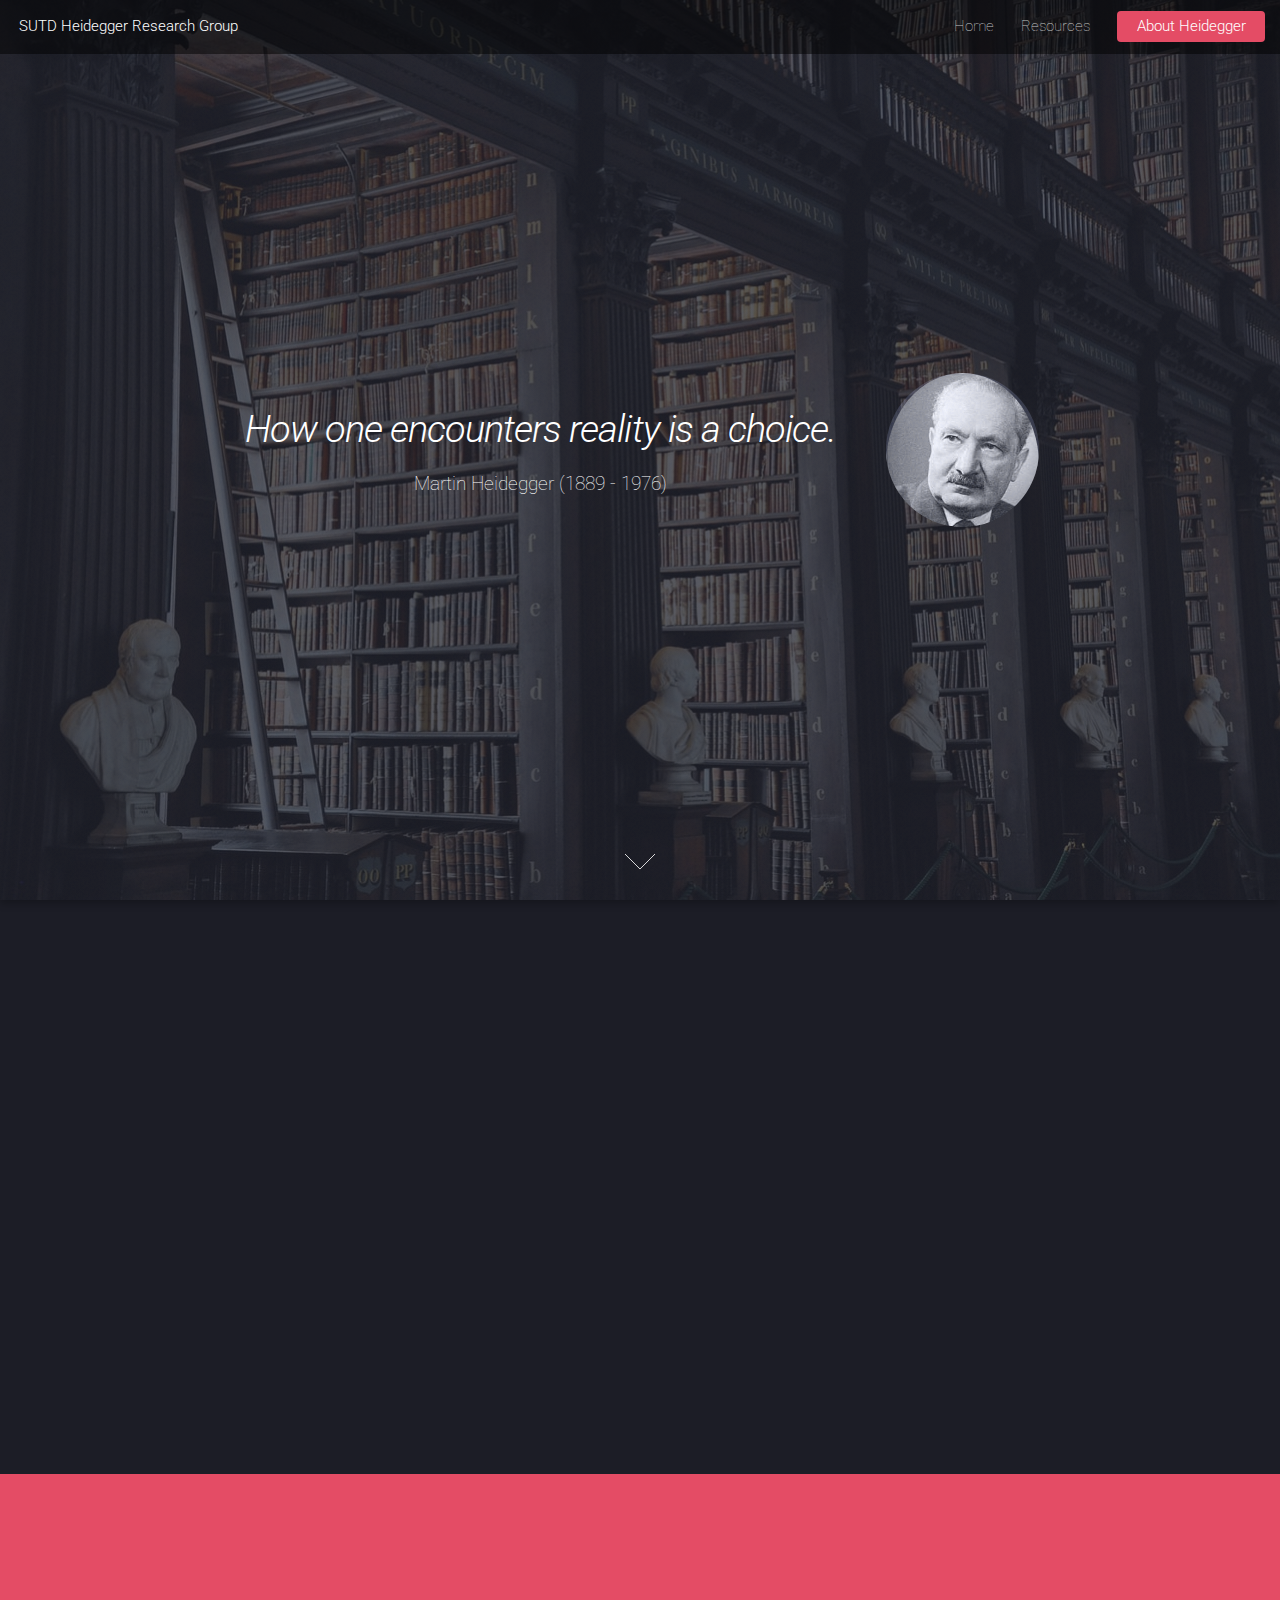
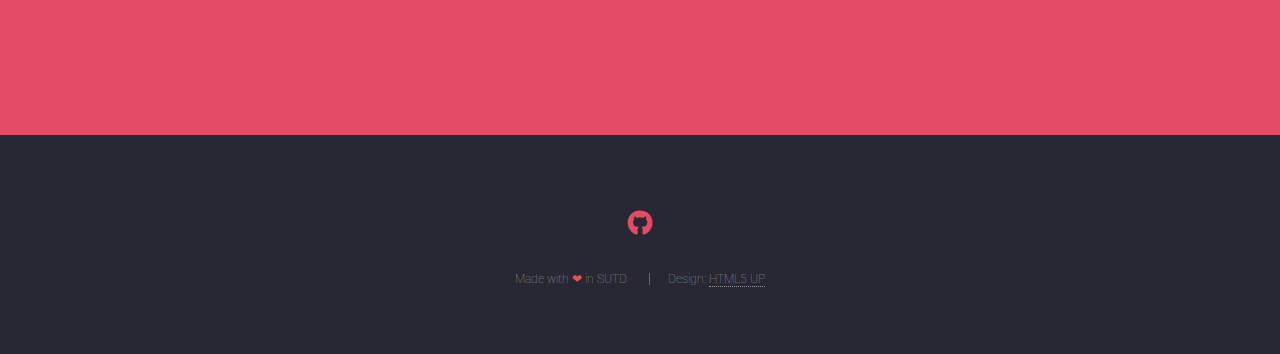
<file: index.html>
<!DOCTYPE HTML>
<!--
	Landed by HTML5 UP
	html5up.net | @ajlkn
	Free for personal and commercial use under the CCA 3.0 license (html5up.net/license)
-->
<html>
	<head>
		<title>SUTD Heidegger Research Group | Home</title>
		<meta charset="utf-8" />
		<meta name="viewport" content="width=device-width, initial-scale=1, user-scalable=no" />
		<meta name="Description" content="SUTD Heidegger Research Group" />
		<link rel="stylesheet" href="assets/css/main.css" />
		<noscript><link rel="stylesheet" href="assets/css/noscript.css" /></noscript>
	</head>
	<body class="is-preload landing">
		<div id="page-wrapper">

			<!-- Header -->
				<header id="header">
					<h1 id="logo"><a href="/">SUTD Heidegger Research Group</a></h1>
					<nav id="nav">
						<ul>
							<li><a href="/">Home</a></li>
                            <li><a href="/resources/">Resources</a></li>
							<li><a href="/about" class="button primary">About Heidegger</a></li>
						</ul>
					</nav>
				</header>

			<!-- Banner -->
				<section id="banner">
					<div class="content">
						<header>
                            <h2><i>How one encounters reality is a choice.</i></h2>
							<p>Martin Heidegger (1889 - 1976)</p>
						</header>
						<span class="image"><img src="images/heidegger.jpeg" alt="" /></span>
					</div>
					<a href="#four" class="goto-next scrolly">Next</a>
				</section>


			<!-- Four -->
				<section id="four" class="wrapper style1 special fade-up">
					<div class="container">
						<header class="major">
							<h2>Understanding philosophy shouldn't be difficult.</h2>
							<p>Let us guide you on Heidegger's ideas.</p>
						</header>
						<div class="box alt">
							<div class="row gtr-uniform">
								<section class="col-4 col-6-medium col-12-xsmall">
									<span class="icon solid major fa-book-open"></span>
									<h3>Proper pagination of original text</h3>
									<p>Read the text digitally as you would read a book.</p>
								</section>
								<section class="col-4 col-6-medium col-12-xsmall">
									<span class="icon solid major fa-highlighter"></span>
									<h3>Highlighting enabled</h3>
									<p>Takes notes anywhere in the text.</p>
								</section>
								<section class="col-4 col-6-medium col-12-xsmall">
									<span class="icon solid major fa-chalkboard-teacher"></span>
									<h3>Additional resources</h3>
									<p>Guided summaries and concordances are available for greater understanding of the text.</p>
								</section>
						</div>
				</section>

			<!-- Five -->
				<section id="five" class="wrapper style2 special fade">
					<div class="container">
						<header>
							<h2>Disclaimer</h2>
							<p>This is a Digital Humanities project as part of the 02.132HT The Question of Technology course at the Singapore University of Technology and Design. According to section 35 of the <b>Singapore Copyright Act</b>, up to 10% or an entire chapter may be reproduced for educational purposes.</p>
						</header>
					</div>
				</section>

			<!-- Footer -->
				<footer id="footer">
					<ul class="icons">
						<li><a href="https://github.com/SUTD-Heidegger" class="icon solid brands fa-github"><span class="label">GitHub</span></a></li>
					</ul>
                    <style>.heart{color:#e25555;}</style>
					<ul class="copyright">
						<li>Made with <span class="heart">❤</span> in SUTD</li>
                        <li>Design: <a href="https://html5up.net">HTML5 UP</a></li>
					</ul>
				</footer>

		</div>

		<!-- Scripts -->
			<script src="assets/js/jquery.min.js"></script>
			<script src="assets/js/jquery.scrolly.min.js"></script>
			<script src="assets/js/jquery.dropotron.min.js"></script>
			<script src="assets/js/jquery.scrollex.min.js"></script>
			<script src="assets/js/browser.min.js"></script>
			<script src="assets/js/breakpoints.min.js"></script>
			<script src="assets/js/util.js"></script>
			<script src="assets/js/main.js"></script>

	</body>
</html>
</file>
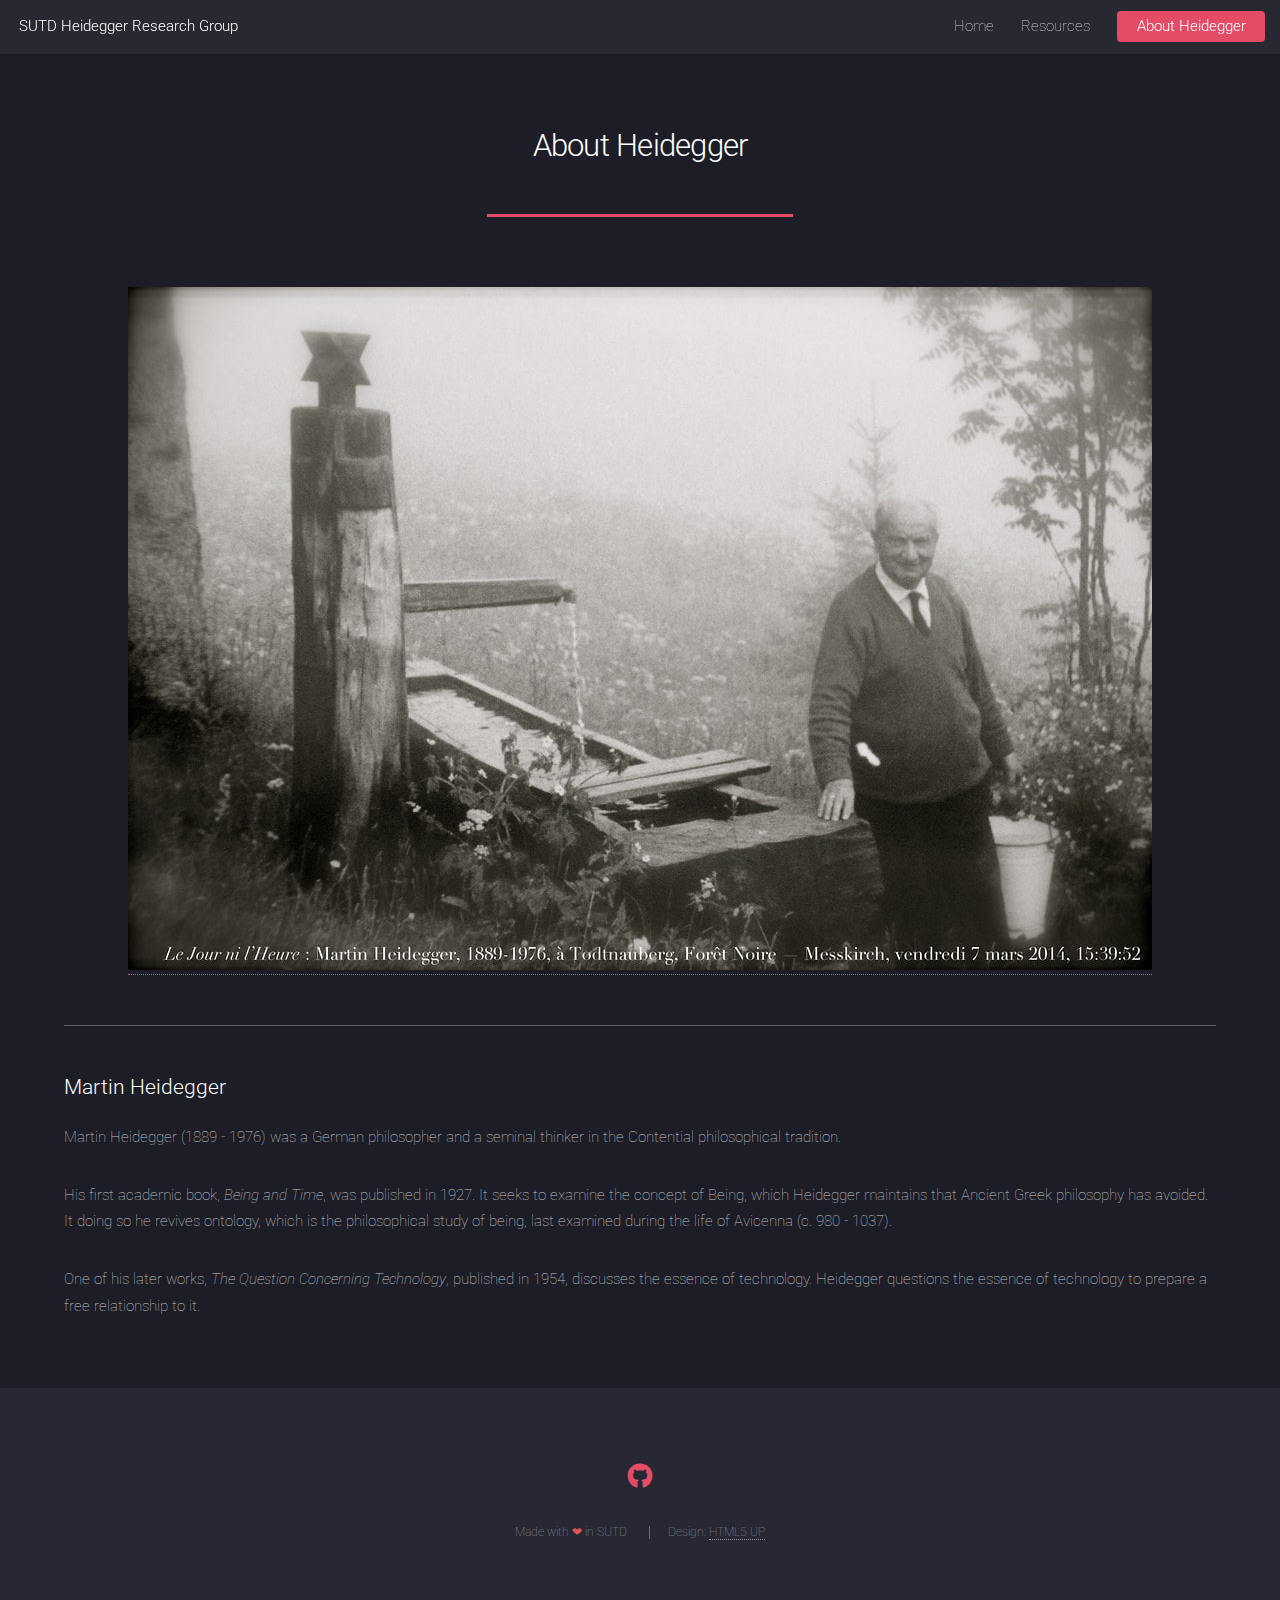
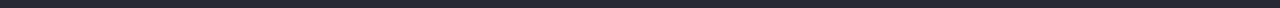
<file: about/index.html>
<!DOCTYPE html>
<!--
	Landed by HTML5 UP
	html5up.net | @ajlkn
	Free for personal and commercial use under the CCA 3.0 license (html5up.net/license)
-->
<html>
  <head>
    <title>SUTD Heidegger Research Group | About Heidegger</title>
    <meta charset="utf-8" />
    <meta
      name="viewport"
      content="width=device-width, initial-scale=1, user-scalable=no"
    />
    <meta name="Description" content="SUTD Heidegger Research Group" />
    <link rel="stylesheet" href="../assets/css/main.css" />
    <noscript
      ><link rel="stylesheet" href="../assets/css/noscript.css"
    /></noscript>
  </head>
  <body class="is-preload">
    <div id="page-wrapper">
      <!-- Header -->
      <header id="header">
        <h1 id="logo"><a href="/">SUTD Heidegger Research Group</a></h1>
        <nav id="nav">
          <ul>
            <li><a href="/">Home</a></li>
            <li><a href="/resources/">Resources</a></li>
            <li><a href="/about" class="button primary">About Heidegger</a></li>
          </ul>
        </nav>
      </header>

      <!-- Main -->
      <div id="main" class="wrapper style1">
        <div class="container">
          <header class="major">
            <h2>About Heidegger</h2>
          </header>

          <!-- Content -->
          <section id="content" align="center">
            <a href="#" class="img fit"
              ><img src="../images/Le Jour ni l'Heure_Heidegger.jpg" alt=""
            /></a>
          </section>
          <hr />
          <section id="content">
            <h3>Martin Heidegger</h3>
            <p>
              Martin Heidegger (1889 - 1976) was a German philosopher and a
              seminal thinker in the Contential philosophical tradition.
            </p>
            <p>
              His first academic book, <i>Being and Time</i>, was published in
              1927. It seeks to examine the concept of Being, which Heidegger
              maintains that Ancient Greek philosophy has avoided. It doing so
              he revives ontology, which is the philosophical study of being,
              last examined during the life of Avicenna (c. 980 - 1037).
            </p>
            <p>
              One of his later works, <i>The Question Concerning Technology</i>,
              published in 1954, discusses the essence of technology. Heidegger
              questions the essence of technology to prepare a free relationship
              to it.
            </p>
          </section>
        </div>
      </div>

      <!-- Footer -->
      <footer id="footer">
        <ul class="icons">
          <li>
            <a
              href="https://github.com/SUTD-Heidegger"
              class="icon solid brands fa-github"
              ><span class="label">GitHub</span></a
            >
          </li>
        </ul>
        <style>
          .heart {
            color: #e25555;
          }
        </style>
        <ul class="copyright">
          <li>Made with <span class="heart">❤</span> in SUTD</li>
          <li>Design: <a href="https://html5up.net">HTML5 UP</a></li>
        </ul>
      </footer>
    </div>

    <!-- Scripts -->
    <script src="../assets/js/jquery.min.js"></script>
    <script src="../assets/js/jquery.scrolly.min.js"></script>
    <script src="../assets/js/jquery.dropotron.min.js"></script>
    <script src="../assets/js/jquery.scrollex.min.js"></script>
    <script src="../assets/js/browser.min.js"></script>
    <script src="../assets/js/breakpoints.min.js"></script>
    <script src="../assets/js/util.js"></script>
    <script src="../assets/js/main.js"></script>
  </body>
</html>
</file>
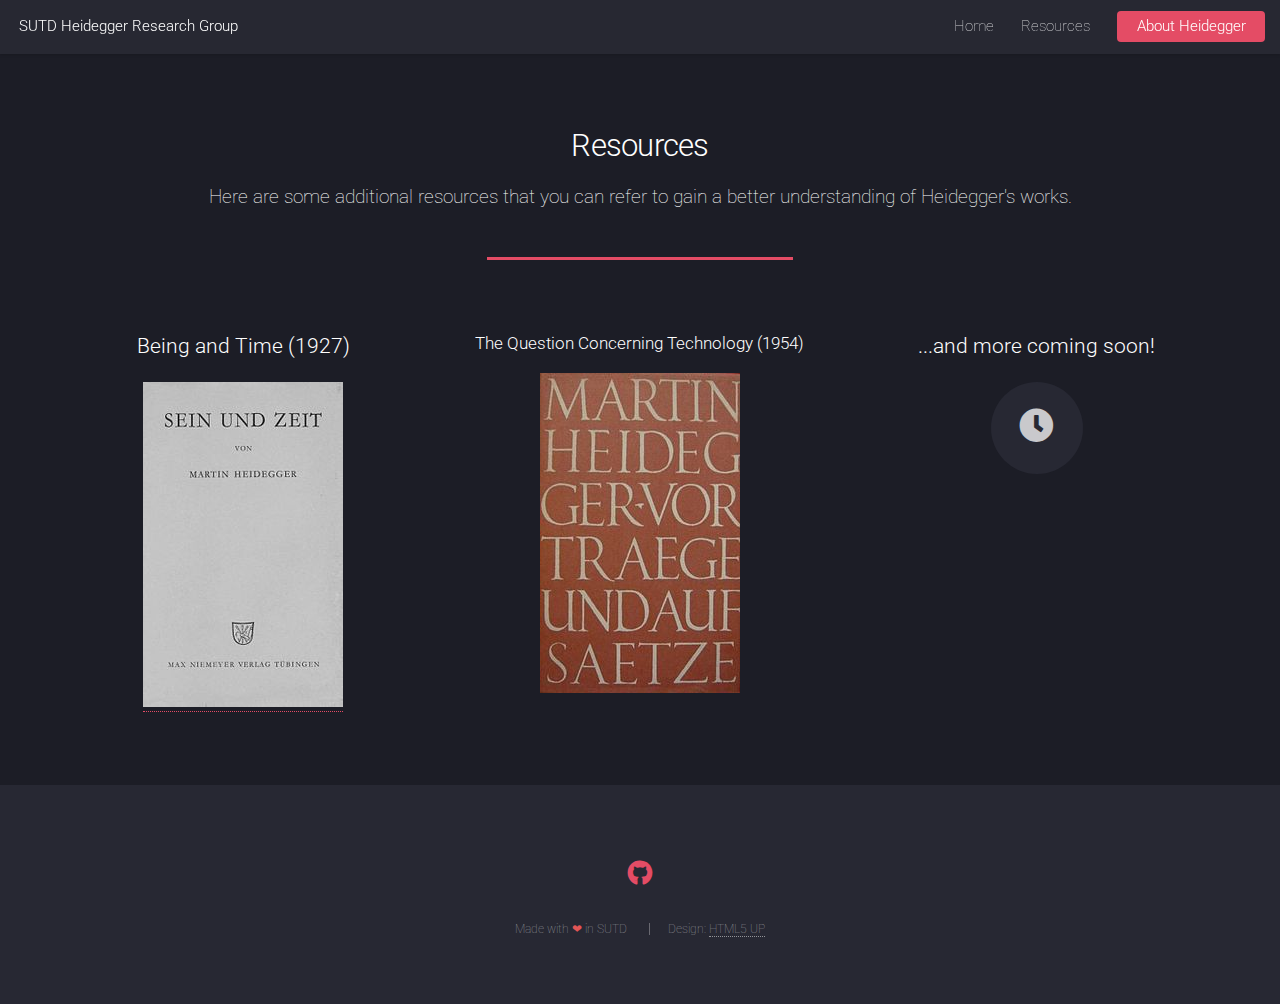
<file: resources/index.html>
<!DOCTYPE html>
<!--
	Landed by HTML5 UP
	html5up.net | @ajlkn
	Free for personal and commercial use under the CCA 3.0 license (html5up.net/license)
-->
<html>
  <head>
    <title>SUTD Heidegger Research Group | Resources</title>
    <meta charset="utf-8" />
    <meta
      name="viewport"
      content="width=device-width, initial-scale=1, user-scalable=no"
    />
    <meta name="Description" content="SUTD Heidegger Research Group" />
    <link rel="stylesheet" href="../assets/css/main.css" />
    <noscript
      ><link rel="stylesheet" href="../assets/css/noscript.css"
    /></noscript>
  </head>
  <body class="is-preload">
    <div id="page-wrapper">
      <!-- Header -->
      <header id="header">
        <h1 id="logo"><a href="/">SUTD Heidegger Research Group</a></h1>
        <nav id="nav">
          <ul>
            <li><a href="/">Home</a></li>
            <li><a href="/resources/">Resources</a></li>
            <li><a href="/about" class="button primary">About Heidegger</a></li>
          </ul>
        </nav>
      </header>

      <!-- Main -->
      <div id="main" class="wrapper style1">
        <div class="container">
          <header class="major">
            <h2>Resources</h2>

            <p align="center">
              Here are some additional resources that you can refer to gain a
              better understanding of Heidegger's works.
            </p>
          </header>
            <section id="content" align="center">
              <div class="box alt">
                <div class="row gtr-uniform">
                  <section class="col-4 col-6-medium col-12-xsmall">
                    <a href="#"
                        ><h3>Being and Time (1927)</h3></a>
                    <a href="#"
                        ><img src="../images/Being_and_Time.jpg"/></a>
                  </section>
                  <section class="col-4 col-6-medium col-12-xsmall">
                    <a href="https://qct.opensutd.org/"
                        ><h4>The Question Concerning Technology (1954)</h4></a
                      >
                    <a href="https://qct.opensutd.org/"
                        ><img src="../images/QCT.jpg" align="center"
                      /></a>
                  </section>
                  <section class="col-4 col-6-medium col-12-xsmall">
                    <h3>...and more coming soon!</h3>
                    <span class="icon solid major far fa-clock"></span>
                  </section>
                </div>
              </div>
            </section>
          </header>
        </div>
      </div>

      <!-- Footer -->
      <footer id="footer">
        <ul class="icons">
          <li>
            <a
              href="https://github.com/SUTD-Heidegger"
              class="icon solid brands fa-github"
              ><span class="label">GitHub</span></a
            >
          </li>
        </ul>
        <style>
          .heart {
            color: #e25555;
          }
        </style>
        <ul class="copyright">
          <li>Made with <span class="heart">❤</span> in SUTD</li>
          <li>Design: <a href="https://html5up.net">HTML5 UP</a></li>
        </ul>
      </footer>
    </div>

    <!-- Scripts -->
    <script src="../assets/js/jquery.min.js"></script>
    <script src="../assets/js/jquery.scrolly.min.js"></script>
    <script src="../assets/js/jquery.dropotron.min.js"></script>
    <script src="../assets/js/jquery.scrollex.min.js"></script>
    <script src="../assets/js/browser.min.js"></script>
    <script src="../assets/js/breakpoints.min.js"></script>
    <script src="../assets/js/util.js"></script>
    <script src="../assets/js/main.js"></script>
  </body>
</html>
</file>
<file: assets/css/noscript.css>
/*
	Landed by HTML5 UP
	html5up.net | @ajlkn
	Free for personal and commercial use under the CCA 3.0 license (html5up.net/license)
*/

/* Loader */

	body.landing.is-preload:before {
		display: none;
	}

	body.landing.is-preload:after {
		display: none;
	}
</file>
<file: assets/css/main.css>
@import url("fontawesome-all.min.css");
@import url("https://fonts.googleapis.com/css?family=Roboto:100,300,100italic,300italic");

/*
	Landed by HTML5 UP
	html5up.net | @ajlkn
	Free for personal and commercial use under the CCA 3.0 license (html5up.net/license)
*/

html,
body,
div,
span,
applet,
object,
iframe,
h1,
h2,
h3,
h4,
h5,
h6,
p,
blockquote,
pre,
a,
abbr,
acronym,
address,
big,
cite,
code,
del,
dfn,
em,
img,
ins,
kbd,
q,
s,
samp,
small,
strike,
strong,
sub,
sup,
tt,
var,
b,
u,
i,
center,
dl,
dt,
dd,
ol,
ul,
li,
fieldset,
form,
label,
legend,
table,
caption,
tbody,
tfoot,
thead,
tr,
th,
td,
article,
aside,
canvas,
details,
embed,
figure,
figcaption,
footer,
header,
hgroup,
menu,
nav,
output,
ruby,
section,
summary,
time,
mark,
audio,
video {
  margin: 0;
  padding: 0;
  border: 0;
  font-size: 100%;
  font: inherit;
  /*	vertical-align: baseline;*/
}

article,
aside,
details,
figcaption,
figure,
footer,
header,
hgroup,
menu,
nav,
section {
  display: block;
}

body {
  line-height: 1;
}

ol,
ul {
  list-style: none;
}

blockquote,
q {
  quotes: none;
}

blockquote:before,
blockquote:after,
q:before,
q:after {
  content: "";
  content: none;
}

table {
  border-collapse: collapse;
  border-spacing: 0;
}

body {
  -webkit-text-size-adjust: none;
}

mark {
  background-color: transparent;
  color: inherit;
}

input::-moz-focus-inner {
  border: 0;
  padding: 0;
}

input,
select,
textarea {
  -moz-appearance: none;
  -webkit-appearance: none;
  -ms-appearance: none;
  appearance: none;
}

/* Basic */

html {
  box-sizing: border-box;
}

*,
*:before,
*:after {
  box-sizing: inherit;
}

html,
body {
  background: #1c1d26;
}

body.is-preload *,
body.is-preload *:before,
body.is-preload *:after {
  -moz-animation: none !important;
  -webkit-animation: none !important;
  -ms-animation: none !important;
  animation: none !important;
  -moz-transition: none !important;
  -webkit-transition: none !important;
  -ms-transition: none !important;
  transition: none !important;
}

body,
input,
select,
textarea {
  color: rgba(255, 255, 255, 0.75);
  font-family: "Roboto", Helvetica, sans-serif;
  font-size: 15pt;
  font-weight: 100;
  line-height: 1.75em;
}

a {
  -moz-transition: border-color 0.2s ease-in-out, color 0.2s ease-in-out;
  -webkit-transition: border-color 0.2s ease-in-out, color 0.2s ease-in-out;
  -ms-transition: border-color 0.2s ease-in-out, color 0.2s ease-in-out;
  transition: border-color 0.2s ease-in-out, color 0.2s ease-in-out;
  border-bottom: dotted 1px;
  color: #e44c65;
  text-decoration: none;
}

a:hover {
  color: #e44c65 !important;
  border-bottom-color: transparent;
}

strong,
b {
  color: #ffffff;
  font-weight: 300;
}

em,
i {
  font-style: italic;
}

p {
  margin: 0 0 2em 0;
}

h1,
h2,
h3,
h4,
h5,
h6 {
  color: #ffffff;
  font-weight: 300;
  line-height: 1em;
  margin: 0 0 1em 0;
}

h1 a,
h2 a,
h3 a,
h4 a,
h5 a,
h6 a {
  color: inherit;
  border: 0;
}

h2 {
  font-size: 2em;
  line-height: 1.5em;
  letter-spacing: -0.025em;
}

h3 {
  font-size: 1.35em;
  line-height: 1.5em;
}

h4 {
  font-size: 1.1em;
  line-height: 1.5em;
}

h5 {
  font-size: 0.9em;
  line-height: 1.5em;
}

h6 {
  font-size: 0.7em;
  line-height: 1.5em;
}

sub {
  font-size: 0.8em;
  position: relative;
  top: 0.5em;
}

sup {
  font-size: 0.8em;
  position: relative;
  top: -0.5em;
}

hr {
  border: 0;
  border-bottom: solid 1px rgba(255, 255, 255, 0.3);
  margin: 3em 0;
}

hr.major {
  margin: 4em 0;
}

blockquote {
  border-left: solid 4px rgba(255, 255, 255, 0.3);
  font-style: italic;
  margin: 0 0 2em 0;
  padding: 0.5em 0 0.5em 2em;
}

code {
  background: rgba(255, 255, 255, 0.075);
  border-radius: 4px;
  font-family: "Courier New", monospace;
  font-size: 0.9em;
  margin: 0 0.25em;
  padding: 0.25em 0.65em;
}

pre {
  -webkit-overflow-scrolling: touch;
  font-family: "Courier New", monospace;
  font-size: 0.9em;
  margin: 0 0 2em 0;
}

pre code {
  display: block;
  line-height: 1.75em;
  padding: 1em 1.5em;
  overflow-x: auto;
}

.align-left {
  text-align: left;
}

.align-center {
  text-align: center;
}

.align-right {
  text-align: right;
}

/* Loader */

@-moz-keyframes spinner-show {
  0% {
    opacity: 0;
  }

  100% {
    opacity: 1;
  }
}

@-webkit-keyframes spinner-show {
  0% {
    opacity: 0;
  }

  100% {
    opacity: 1;
  }
}

@-ms-keyframes spinner-show {
  0% {
    opacity: 0;
  }

  100% {
    opacity: 1;
  }
}

@keyframes spinner-show {
  0% {
    opacity: 0;
  }

  100% {
    opacity: 1;
  }
}

@-moz-keyframes spinner-hide {
  0% {
    color: rgba(255, 255, 255, 0.15);
    z-index: 100001;
    -moz-transform: scale(1) rotate(0deg);
    -webkit-transform: scale(1) rotate(0deg);
    -ms-transform: scale(1) rotate(0deg);
    transform: scale(1) rotate(0deg);
  }

  99% {
    color: #1c1d26;
    z-index: 100001;
    -moz-transform: scale(0.5) rotate(360deg);
    -webkit-transform: scale(0.5) rotate(360deg);
    -ms-transform: scale(0.5) rotate(360deg);
    transform: scale(0.5) rotate(360deg);
  }

  100% {
    color: #1c1d26;
    z-index: -1;
    -moz-transform: scale(0.5) rotate(360deg);
    -webkit-transform: scale(0.5) rotate(360deg);
    -ms-transform: scale(0.5) rotate(360deg);
    transform: scale(0.5) rotate(360deg);
  }
}

@-webkit-keyframes spinner-hide {
  0% {
    color: rgba(255, 255, 255, 0.15);
    z-index: 100001;
    -moz-transform: scale(1) rotate(0deg);
    -webkit-transform: scale(1) rotate(0deg);
    -ms-transform: scale(1) rotate(0deg);
    transform: scale(1) rotate(0deg);
  }

  99% {
    color: #1c1d26;
    z-index: 100001;
    -moz-transform: scale(0.5) rotate(360deg);
    -webkit-transform: scale(0.5) rotate(360deg);
    -ms-transform: scale(0.5) rotate(360deg);
    transform: scale(0.5) rotate(360deg);
  }

  100% {
    color: #1c1d26;
    z-index: -1;
    -moz-transform: scale(0.5) rotate(360deg);
    -webkit-transform: scale(0.5) rotate(360deg);
    -ms-transform: scale(0.5) rotate(360deg);
    transform: scale(0.5) rotate(360deg);
  }
}

@-ms-keyframes spinner-hide {
  0% {
    color: rgba(255, 255, 255, 0.15);
    z-index: 100001;
    -moz-transform: scale(1) rotate(0deg);
    -webkit-transform: scale(1) rotate(0deg);
    -ms-transform: scale(1) rotate(0deg);
    transform: scale(1) rotate(0deg);
  }

  99% {
    color: #1c1d26;
    z-index: 100001;
    -moz-transform: scale(0.5) rotate(360deg);
    -webkit-transform: scale(0.5) rotate(360deg);
    -ms-transform: scale(0.5) rotate(360deg);
    transform: scale(0.5) rotate(360deg);
  }

  100% {
    color: #1c1d26;
    z-index: -1;
    -moz-transform: scale(0.5) rotate(360deg);
    -webkit-transform: scale(0.5) rotate(360deg);
    -ms-transform: scale(0.5) rotate(360deg);
    transform: scale(0.5) rotate(360deg);
  }
}

@keyframes spinner-hide {
  0% {
    color: rgba(255, 255, 255, 0.15);
    z-index: 100001;
    -moz-transform: scale(1) rotate(0deg);
    -webkit-transform: scale(1) rotate(0deg);
    -ms-transform: scale(1) rotate(0deg);
    transform: scale(1) rotate(0deg);
  }

  99% {
    color: #1c1d26;
    z-index: 100001;
    -moz-transform: scale(0.5) rotate(360deg);
    -webkit-transform: scale(0.5) rotate(360deg);
    -ms-transform: scale(0.5) rotate(360deg);
    transform: scale(0.5) rotate(360deg);
  }

  100% {
    color: #1c1d26;
    z-index: -1;
    -moz-transform: scale(0.5) rotate(360deg);
    -webkit-transform: scale(0.5) rotate(360deg);
    -ms-transform: scale(0.5) rotate(360deg);
    transform: scale(0.5) rotate(360deg);
  }
}

@-moz-keyframes spinner-rotate {
  0% {
    -moz-transform: scale(1) rotate(0deg);
    -webkit-transform: scale(1) rotate(0deg);
    -ms-transform: scale(1) rotate(0deg);
    transform: scale(1) rotate(0deg);
  }

  100% {
    -moz-transform: scale(1) rotate(360deg);
    -webkit-transform: scale(1) rotate(360deg);
    -ms-transform: scale(1) rotate(360deg);
    transform: scale(1) rotate(360deg);
  }
}

@-webkit-keyframes spinner-rotate {
  0% {
    -moz-transform: scale(1) rotate(0deg);
    -webkit-transform: scale(1) rotate(0deg);
    -ms-transform: scale(1) rotate(0deg);
    transform: scale(1) rotate(0deg);
  }

  100% {
    -moz-transform: scale(1) rotate(360deg);
    -webkit-transform: scale(1) rotate(360deg);
    -ms-transform: scale(1) rotate(360deg);
    transform: scale(1) rotate(360deg);
  }
}

@-ms-keyframes spinner-rotate {
  0% {
    -moz-transform: scale(1) rotate(0deg);
    -webkit-transform: scale(1) rotate(0deg);
    -ms-transform: scale(1) rotate(0deg);
    transform: scale(1) rotate(0deg);
  }

  100% {
    -moz-transform: scale(1) rotate(360deg);
    -webkit-transform: scale(1) rotate(360deg);
    -ms-transform: scale(1) rotate(360deg);
    transform: scale(1) rotate(360deg);
  }
}

@keyframes spinner-rotate {
  0% {
    -moz-transform: scale(1) rotate(0deg);
    -webkit-transform: scale(1) rotate(0deg);
    -ms-transform: scale(1) rotate(0deg);
    transform: scale(1) rotate(0deg);
  }

  100% {
    -moz-transform: scale(1) rotate(360deg);
    -webkit-transform: scale(1) rotate(360deg);
    -ms-transform: scale(1) rotate(360deg);
    transform: scale(1) rotate(360deg);
  }
}

@-moz-keyframes overlay-hide {
  0% {
    opacity: 1;
    z-index: 100000;
  }

  15% {
    opacity: 1;
    z-index: 100000;
  }

  99% {
    opacity: 0;
    z-index: 100000;
  }

  100% {
    opacity: 0;
    z-index: -1;
  }
}

@-webkit-keyframes overlay-hide {
  0% {
    opacity: 1;
    z-index: 100000;
  }

  15% {
    opacity: 1;
    z-index: 100000;
  }

  99% {
    opacity: 0;
    z-index: 100000;
  }

  100% {
    opacity: 0;
    z-index: -1;
  }
}

@-ms-keyframes overlay-hide {
  0% {
    opacity: 1;
    z-index: 100000;
  }

  15% {
    opacity: 1;
    z-index: 100000;
  }

  99% {
    opacity: 0;
    z-index: 100000;
  }

  100% {
    opacity: 0;
    z-index: -1;
  }
}

@keyframes overlay-hide {
  0% {
    opacity: 1;
    z-index: 100000;
  }

  15% {
    opacity: 1;
    z-index: 100000;
  }

  99% {
    opacity: 0;
    z-index: 100000;
  }

  100% {
    opacity: 0;
    z-index: -1;
  }
}

body.landing {
  text-decoration: none;
}

body.landing:before {
  -moz-osx-font-smoothing: grayscale;
  -webkit-font-smoothing: antialiased;
  display: inline-block;
  font-style: normal;
  font-variant: normal;
  text-rendering: auto;
  line-height: 1;
  text-transform: none !important;
  font-family: "Font Awesome 5 Free";
  font-weight: 900;
}

body.landing:before {
  -moz-animation: spinner-show 1.5s 1 0.25s ease forwards,
    spinner-hide 0.25s ease-in-out forwards !important;
  -webkit-animation: spinner-show 1.5s 1 0.25s ease forwards,
    spinner-hide 0.25s ease-in-out forwards !important;
  -ms-animation: spinner-show 1.5s 1 0.25s ease forwards,
    spinner-hide 0.25s ease-in-out forwards !important;
  animation: spinner-show 1.5s 1 0.25s ease forwards,
    spinner-hide 0.25s ease-in-out forwards !important;
  -moz-transform-origin: 50% 50%;
  -webkit-transform-origin: 50% 50%;
  -ms-transform-origin: 50% 50%;
  transform-origin: 50% 50%;
  color: rgba(255, 255, 255, 0.15);
  content: "\f1ce";
  cursor: default;
  display: block;
  font-size: 2em;
  height: 2em;
  left: 50%;
  line-height: 2em;
  margin: -1em 0 0 -1em;
  opacity: 0;
  position: fixed;
  text-align: center;
  top: 50%;
  width: 2em;
  z-index: -1;
}

body.landing:after {
  -moz-animation: overlay-hide 1.5s ease-in forwards !important;
  -webkit-animation: overlay-hide 1.5s ease-in forwards !important;
  -ms-animation: overlay-hide 1.5s ease-in forwards !important;
  animation: overlay-hide 1.5s ease-in forwards !important;
  background: #1c1d26;
  content: "";
  display: block;
  height: 100%;
  left: 0;
  opacity: 0;
  position: fixed;
  top: 0;
  width: 100%;
  z-index: -1;
}

body.landing.is-preload:before {
  -moz-animation: spinner-show 1.5s 1 0.25s ease forwards,
    spinner-rotate 0.75s infinite linear !important;
  -webkit-animation: spinner-show 1.5s 1 0.25s ease forwards,
    spinner-rotate 0.75s infinite linear !important;
  -ms-animation: spinner-show 1.5s 1 0.25s ease forwards,
    spinner-rotate 0.75s infinite linear !important;
  animation: spinner-show 1.5s 1 0.25s ease forwards,
    spinner-rotate 0.75s infinite linear !important;
  z-index: 100001;
}

body.landing.is-preload:after {
  -moz-animation: none !important;
  -webkit-animation: none !important;
  -ms-animation: none !important;
  animation: none !important;
  opacity: 1;
  z-index: 100000;
}

@media (-webkit-min-device-pixel-ratio: 2) {
  body.landing:before {
    line-height: 2.025em;
  }
}

/* Container */

.container {
  margin: 0 auto;
  max-width: calc(100% - 4em);
  width: 70em;
}

.container.xsmall {
  width: 17.5em;
}

.container.small {
  width: 35em;
}

.container.medium {
  width: 52.5em;
}

.container.large {
  width: 87.5em;
}

.container.xlarge {
  width: 105em;
}

.container.max {
  width: 100%;
}

@media screen and (max-width: 1280px) {
  .container {
    width: 90%;
    max-width: 100%;
  }
}

@media screen and (max-width: 980px) {
  .container {
    width: 100% !important;
  }
}

/* Row */

.row {
  display: flex;
  flex-wrap: wrap;
  box-sizing: border-box;
  align-items: stretch;
}

.row > * {
  box-sizing: border-box;
}

.row.gtr-uniform > * > :last-child {
  margin-bottom: 0;
}

.row.aln-left {
  justify-content: flex-start;
}

.row.aln-center {
  justify-content: center;
}

.row.aln-right {
  justify-content: flex-end;
}

.row.aln-top {
  align-items: flex-start;
}

.row.aln-middle {
  align-items: center;
}

.row.aln-bottom {
  align-items: flex-end;
}

.row > .imp {
  order: -1;
}

.row > .col-1 {
  width: 8.33333%;
}

.row > .off-1 {
  margin-left: 8.33333%;
}

.row > .col-2 {
  width: 16.66667%;
}

.row > .off-2 {
  margin-left: 16.66667%;
}

.row > .col-3 {
  width: 25%;
}

.row > .off-3 {
  margin-left: 25%;
}

.row > .col-4 {
  width: 33.33333%;
}

.row > .off-4 {
  margin-left: 33.33333%;
}

.row > .col-5 {
  width: 41.66667%;
}

.row > .off-5 {
  margin-left: 41.66667%;
}

.row > .col-6 {
  width: 50%;
}

.row > .off-6 {
  margin-left: 50%;
}

.row > .col-7 {
  width: 58.33333%;
}

.row > .off-7 {
  margin-left: 58.33333%;
}

.row > .col-8 {
  width: 66.66667%;
}

.row > .off-8 {
  margin-left: 66.66667%;
}

.row > .col-9 {
  width: 75%;
}

.row > .off-9 {
  margin-left: 75%;
}

.row > .col-10 {
  width: 83.33333%;
}

.row > .off-10 {
  margin-left: 83.33333%;
}

.row > .col-11 {
  width: 91.66667%;
}

.row > .off-11 {
  margin-left: 91.66667%;
}

.row > .col-12 {
  width: 100%;
}

.row > .off-12 {
  margin-left: 100%;
}

.row.gtr-0 {
  margin-top: 0;
  margin-left: 0em;
}

.row.gtr-0 > * {
  padding: 0 0 0 0em;
}

.row.gtr-0.gtr-uniform {
  margin-top: 0em;
}

.row.gtr-0.gtr-uniform > * {
  padding-top: 0em;
}

.row.gtr-25 {
  margin-top: 0;
  margin-left: -0.625em;
}

.row.gtr-25 > * {
  padding: 0 0 0 0.625em;
}

.row.gtr-25.gtr-uniform {
  margin-top: -0.625em;
}

.row.gtr-25.gtr-uniform > * {
  padding-top: 0.625em;
}

.row.gtr-50 {
  margin-top: 0;
  margin-left: -1.25em;
}

.row.gtr-50 > * {
  padding: 0 0 0 1.25em;
}

.row.gtr-50.gtr-uniform {
  margin-top: -1.25em;
}

.row.gtr-50.gtr-uniform > * {
  padding-top: 1.25em;
}

.row {
  margin-top: 0;
  margin-left: -2.5em;
}

.row > * {
  padding: 0 0 0 2.5em;
}

.row.gtr-uniform {
  margin-top: -2.5em;
}

.row.gtr-uniform > * {
  padding-top: 2.5em;
}

.row.gtr-150 {
  margin-top: 0;
  margin-left: -3.75em;
}

.row.gtr-150 > * {
  padding: 0 0 0 3.75em;
}

.row.gtr-150.gtr-uniform {
  margin-top: -3.75em;
}

.row.gtr-150.gtr-uniform > * {
  padding-top: 3.75em;
}

.row.gtr-200 {
  margin-top: 0;
  margin-left: -5em;
}

.row.gtr-200 > * {
  padding: 0 0 0 5em;
}

.row.gtr-200.gtr-uniform {
  margin-top: -5em;
}

.row.gtr-200.gtr-uniform > * {
  padding-top: 5em;
}

@media screen and (max-width: 1680px) {
  .row {
    display: flex;
    flex-wrap: wrap;
    box-sizing: border-box;
    align-items: stretch;
  }

  .row > * {
    box-sizing: border-box;
  }

  .row.gtr-uniform > * > :last-child {
    margin-bottom: 0;
  }

  .row.aln-left {
    justify-content: flex-start;
  }

  .row.aln-center {
    justify-content: center;
  }

  .row.aln-right {
    justify-content: flex-end;
  }

  .row.aln-top {
    align-items: flex-start;
  }

  .row.aln-middle {
    align-items: center;
  }

  .row.aln-bottom {
    align-items: flex-end;
  }

  .row > .imp-xlarge {
    order: -1;
  }

  .row > .col-1-xlarge {
    width: 8.33333%;
  }

  .row > .off-1-xlarge {
    margin-left: 8.33333%;
  }

  .row > .col-2-xlarge {
    width: 16.66667%;
  }

  .row > .off-2-xlarge {
    margin-left: 16.66667%;
  }

  .row > .col-3-xlarge {
    width: 25%;
  }

  .row > .off-3-xlarge {
    margin-left: 25%;
  }

  .row > .col-4-xlarge {
    width: 33.33333%;
  }

  .row > .off-4-xlarge {
    margin-left: 33.33333%;
  }

  .row > .col-5-xlarge {
    width: 41.66667%;
  }

  .row > .off-5-xlarge {
    margin-left: 41.66667%;
  }

  .row > .col-6-xlarge {
    width: 50%;
  }

  .row > .off-6-xlarge {
    margin-left: 50%;
  }

  .row > .col-7-xlarge {
    width: 58.33333%;
  }

  .row > .off-7-xlarge {
    margin-left: 58.33333%;
  }

  .row > .col-8-xlarge {
    width: 66.66667%;
  }

  .row > .off-8-xlarge {
    margin-left: 66.66667%;
  }

  .row > .col-9-xlarge {
    width: 75%;
  }

  .row > .off-9-xlarge {
    margin-left: 75%;
  }

  .row > .col-10-xlarge {
    width: 83.33333%;
  }

  .row > .off-10-xlarge {
    margin-left: 83.33333%;
  }

  .row > .col-11-xlarge {
    width: 91.66667%;
  }

  .row > .off-11-xlarge {
    margin-left: 91.66667%;
  }

  .row > .col-12-xlarge {
    width: 100%;
  }

  .row > .off-12-xlarge {
    margin-left: 100%;
  }

  .row.gtr-0 {
    margin-top: 0;
    margin-left: 0em;
  }

  .row.gtr-0 > * {
    padding: 0 0 0 0em;
  }

  .row.gtr-0.gtr-uniform {
    margin-top: 0em;
  }

  .row.gtr-0.gtr-uniform > * {
    padding-top: 0em;
  }

  .row.gtr-25 {
    margin-top: 0;
    margin-left: -0.625em;
  }

  .row.gtr-25 > * {
    padding: 0 0 0 0.625em;
  }

  .row.gtr-25.gtr-uniform {
    margin-top: -0.625em;
  }

  .row.gtr-25.gtr-uniform > * {
    padding-top: 0.625em;
  }

  .row.gtr-50 {
    margin-top: 0;
    margin-left: -1.25em;
  }

  .row.gtr-50 > * {
    padding: 0 0 0 1.25em;
  }

  .row.gtr-50.gtr-uniform {
    margin-top: -1.25em;
  }

  .row.gtr-50.gtr-uniform > * {
    padding-top: 1.25em;
  }

  .row {
    margin-top: 0;
    margin-left: -2.5em;
  }

  .row > * {
    padding: 0 0 0 2.5em;
  }

  .row.gtr-uniform {
    margin-top: -2.5em;
  }

  .row.gtr-uniform > * {
    padding-top: 2.5em;
  }

  .row.gtr-150 {
    margin-top: 0;
    margin-left: -3.75em;
  }

  .row.gtr-150 > * {
    padding: 0 0 0 3.75em;
  }

  .row.gtr-150.gtr-uniform {
    margin-top: -3.75em;
  }

  .row.gtr-150.gtr-uniform > * {
    padding-top: 3.75em;
  }

  .row.gtr-200 {
    margin-top: 0;
    margin-left: -5em;
  }

  .row.gtr-200 > * {
    padding: 0 0 0 5em;
  }

  .row.gtr-200.gtr-uniform {
    margin-top: -5em;
  }

  .row.gtr-200.gtr-uniform > * {
    padding-top: 5em;
  }
}

@media screen and (max-width: 1280px) {
  .row {
    display: flex;
    flex-wrap: wrap;
    box-sizing: border-box;
    align-items: stretch;
  }

  .row > * {
    box-sizing: border-box;
  }

  .row.gtr-uniform > * > :last-child {
    margin-bottom: 0;
  }

  .row.aln-left {
    justify-content: flex-start;
  }

  .row.aln-center {
    justify-content: center;
  }

  .row.aln-right {
    justify-content: flex-end;
  }

  .row.aln-top {
    align-items: flex-start;
  }

  .row.aln-middle {
    align-items: center;
  }

  .row.aln-bottom {
    align-items: flex-end;
  }

  .row > .imp-large {
    order: -1;
  }

  .row > .col-1-large {
    width: 8.33333%;
  }

  .row > .off-1-large {
    margin-left: 8.33333%;
  }

  .row > .col-2-large {
    width: 16.66667%;
  }

  .row > .off-2-large {
    margin-left: 16.66667%;
  }

  .row > .col-3-large {
    width: 25%;
  }

  .row > .off-3-large {
    margin-left: 25%;
  }

  .row > .col-4-large {
    width: 33.33333%;
  }

  .row > .off-4-large {
    margin-left: 33.33333%;
  }

  .row > .col-5-large {
    width: 41.66667%;
  }

  .row > .off-5-large {
    margin-left: 41.66667%;
  }

  .row > .col-6-large {
    width: 50%;
  }

  .row > .off-6-large {
    margin-left: 50%;
  }

  .row > .col-7-large {
    width: 58.33333%;
  }

  .row > .off-7-large {
    margin-left: 58.33333%;
  }

  .row > .col-8-large {
    width: 66.66667%;
  }

  .row > .off-8-large {
    margin-left: 66.66667%;
  }

  .row > .col-9-large {
    width: 75%;
  }

  .row > .off-9-large {
    margin-left: 75%;
  }

  .row > .col-10-large {
    width: 83.33333%;
  }

  .row > .off-10-large {
    margin-left: 83.33333%;
  }

  .row > .col-11-large {
    width: 91.66667%;
  }

  .row > .off-11-large {
    margin-left: 91.66667%;
  }

  .row > .col-12-large {
    width: 100%;
  }

  .row > .off-12-large {
    margin-left: 100%;
  }

  .row.gtr-0 {
    margin-top: 0;
    margin-left: 0em;
  }

  .row.gtr-0 > * {
    padding: 0 0 0 0em;
  }

  .row.gtr-0.gtr-uniform {
    margin-top: 0em;
  }

  .row.gtr-0.gtr-uniform > * {
    padding-top: 0em;
  }

  .row.gtr-25 {
    margin-top: 0;
    margin-left: -0.625em;
  }

  .row.gtr-25 > * {
    padding: 0 0 0 0.625em;
  }

  .row.gtr-25.gtr-uniform {
    margin-top: -0.625em;
  }

  .row.gtr-25.gtr-uniform > * {
    padding-top: 0.625em;
  }

  .row.gtr-50 {
    margin-top: 0;
    margin-left: -1.25em;
  }

  .row.gtr-50 > * {
    padding: 0 0 0 1.25em;
  }

  .row.gtr-50.gtr-uniform {
    margin-top: -1.25em;
  }

  .row.gtr-50.gtr-uniform > * {
    padding-top: 1.25em;
  }

  .row {
    margin-top: 0;
    margin-left: -2.5em;
  }

  .row > * {
    padding: 0 0 0 2.5em;
  }

  .row.gtr-uniform {
    margin-top: -2.5em;
  }

  .row.gtr-uniform > * {
    padding-top: 2.5em;
  }

  .row.gtr-150 {
    margin-top: 0;
    margin-left: -3.75em;
  }

  .row.gtr-150 > * {
    padding: 0 0 0 3.75em;
  }

  .row.gtr-150.gtr-uniform {
    margin-top: -3.75em;
  }

  .row.gtr-150.gtr-uniform > * {
    padding-top: 3.75em;
  }

  .row.gtr-200 {
    margin-top: 0;
    margin-left: -5em;
  }

  .row.gtr-200 > * {
    padding: 0 0 0 5em;
  }

  .row.gtr-200.gtr-uniform {
    margin-top: -5em;
  }

  .row.gtr-200.gtr-uniform > * {
    padding-top: 5em;
  }
}

@media screen and (max-width: 980px) {
  .row {
    display: flex;
    flex-wrap: wrap;
    box-sizing: border-box;
    align-items: stretch;
  }

  .row > * {
    box-sizing: border-box;
  }

  .row.gtr-uniform > * > :last-child {
    margin-bottom: 0;
  }

  .row.aln-left {
    justify-content: flex-start;
  }

  .row.aln-center {
    justify-content: center;
  }

  .row.aln-right {
    justify-content: flex-end;
  }

  .row.aln-top {
    align-items: flex-start;
  }

  .row.aln-middle {
    align-items: center;
  }

  .row.aln-bottom {
    align-items: flex-end;
  }

  .row > .imp-medium {
    order: -1;
  }

  .row > .col-1-medium {
    width: 8.33333%;
  }

  .row > .off-1-medium {
    margin-left: 8.33333%;
  }

  .row > .col-2-medium {
    width: 16.66667%;
  }

  .row > .off-2-medium {
    margin-left: 16.66667%;
  }

  .row > .col-3-medium {
    width: 25%;
  }

  .row > .off-3-medium {
    margin-left: 25%;
  }

  .row > .col-4-medium {
    width: 33.33333%;
  }

  .row > .off-4-medium {
    margin-left: 33.33333%;
  }

  .row > .col-5-medium {
    width: 41.66667%;
  }

  .row > .off-5-medium {
    margin-left: 41.66667%;
  }

  .row > .col-6-medium {
    width: 50%;
  }

  .row > .off-6-medium {
    margin-left: 50%;
  }

  .row > .col-7-medium {
    width: 58.33333%;
  }

  .row > .off-7-medium {
    margin-left: 58.33333%;
  }

  .row > .col-8-medium {
    width: 66.66667%;
  }

  .row > .off-8-medium {
    margin-left: 66.66667%;
  }

  .row > .col-9-medium {
    width: 75%;
  }

  .row > .off-9-medium {
    margin-left: 75%;
  }

  .row > .col-10-medium {
    width: 83.33333%;
  }

  .row > .off-10-medium {
    margin-left: 83.33333%;
  }

  .row > .col-11-medium {
    width: 91.66667%;
  }

  .row > .off-11-medium {
    margin-left: 91.66667%;
  }

  .row > .col-12-medium {
    width: 100%;
  }

  .row > .off-12-medium {
    margin-left: 100%;
  }

  .row.gtr-0 {
    margin-top: 0;
    margin-left: 0em;
  }

  .row.gtr-0 > * {
    padding: 0 0 0 0em;
  }

  .row.gtr-0.gtr-uniform {
    margin-top: 0em;
  }

  .row.gtr-0.gtr-uniform > * {
    padding-top: 0em;
  }

  .row.gtr-25 {
    margin-top: 0;
    margin-left: -0.625em;
  }

  .row.gtr-25 > * {
    padding: 0 0 0 0.625em;
  }

  .row.gtr-25.gtr-uniform {
    margin-top: -0.625em;
  }

  .row.gtr-25.gtr-uniform > * {
    padding-top: 0.625em;
  }

  .row.gtr-50 {
    margin-top: 0;
    margin-left: -1.25em;
  }

  .row.gtr-50 > * {
    padding: 0 0 0 1.25em;
  }

  .row.gtr-50.gtr-uniform {
    margin-top: -1.25em;
  }

  .row.gtr-50.gtr-uniform > * {
    padding-top: 1.25em;
  }

  .row {
    margin-top: 0;
    margin-left: -2.5em;
  }

  .row > * {
    padding: 0 0 0 2.5em;
  }

  .row.gtr-uniform {
    margin-top: -2.5em;
  }

  .row.gtr-uniform > * {
    padding-top: 2.5em;
  }

  .row.gtr-150 {
    margin-top: 0;
    margin-left: -3.75em;
  }

  .row.gtr-150 > * {
    padding: 0 0 0 3.75em;
  }

  .row.gtr-150.gtr-uniform {
    margin-top: -3.75em;
  }

  .row.gtr-150.gtr-uniform > * {
    padding-top: 3.75em;
  }

  .row.gtr-200 {
    margin-top: 0;
    margin-left: -5em;
  }

  .row.gtr-200 > * {
    padding: 0 0 0 5em;
  }

  .row.gtr-200.gtr-uniform {
    margin-top: -5em;
  }

  .row.gtr-200.gtr-uniform > * {
    padding-top: 5em;
  }
}

@media screen and (max-width: 736px) {
  .row {
    display: flex;
    flex-wrap: wrap;
    box-sizing: border-box;
    align-items: stretch;
  }

  .row > * {
    box-sizing: border-box;
  }

  .row.gtr-uniform > * > :last-child {
    margin-bottom: 0;
  }

  .row.aln-left {
    justify-content: flex-start;
  }

  .row.aln-center {
    justify-content: center;
  }

  .row.aln-right {
    justify-content: flex-end;
  }

  .row.aln-top {
    align-items: flex-start;
  }

  .row.aln-middle {
    align-items: center;
  }

  .row.aln-bottom {
    align-items: flex-end;
  }

  .row > .imp-small {
    order: -1;
  }

  .row > .col-1-small {
    width: 8.33333%;
  }

  .row > .off-1-small {
    margin-left: 8.33333%;
  }

  .row > .col-2-small {
    width: 16.66667%;
  }

  .row > .off-2-small {
    margin-left: 16.66667%;
  }

  .row > .col-3-small {
    width: 25%;
  }

  .row > .off-3-small {
    margin-left: 25%;
  }

  .row > .col-4-small {
    width: 33.33333%;
  }

  .row > .off-4-small {
    margin-left: 33.33333%;
  }

  .row > .col-5-small {
    width: 41.66667%;
  }

  .row > .off-5-small {
    margin-left: 41.66667%;
  }

  .row > .col-6-small {
    width: 50%;
  }

  .row > .off-6-small {
    margin-left: 50%;
  }

  .row > .col-7-small {
    width: 58.33333%;
  }

  .row > .off-7-small {
    margin-left: 58.33333%;
  }

  .row > .col-8-small {
    width: 66.66667%;
  }

  .row > .off-8-small {
    margin-left: 66.66667%;
  }

  .row > .col-9-small {
    width: 75%;
  }

  .row > .off-9-small {
    margin-left: 75%;
  }

  .row > .col-10-small {
    width: 83.33333%;
  }

  .row > .off-10-small {
    margin-left: 83.33333%;
  }

  .row > .col-11-small {
    width: 91.66667%;
  }

  .row > .off-11-small {
    margin-left: 91.66667%;
  }

  .row > .col-12-small {
    width: 100%;
  }

  .row > .off-12-small {
    margin-left: 100%;
  }

  .row.gtr-0 {
    margin-top: 0;
    margin-left: 0em;
  }

  .row.gtr-0 > * {
    padding: 0 0 0 0em;
  }

  .row.gtr-0.gtr-uniform {
    margin-top: 0em;
  }

  .row.gtr-0.gtr-uniform > * {
    padding-top: 0em;
  }

  .row.gtr-25 {
    margin-top: 0;
    margin-left: -0.625em;
  }

  .row.gtr-25 > * {
    padding: 0 0 0 0.625em;
  }

  .row.gtr-25.gtr-uniform {
    margin-top: -0.625em;
  }

  .row.gtr-25.gtr-uniform > * {
    padding-top: 0.625em;
  }

  .row.gtr-50 {
    margin-top: 0;
    margin-left: -1.25em;
  }

  .row.gtr-50 > * {
    padding: 0 0 0 1.25em;
  }

  .row.gtr-50.gtr-uniform {
    margin-top: -1.25em;
  }

  .row.gtr-50.gtr-uniform > * {
    padding-top: 1.25em;
  }

  .row {
    margin-top: 0;
    margin-left: -2.5em;
  }

  .row > * {
    padding: 0 0 0 2.5em;
  }

  .row.gtr-uniform {
    margin-top: -2.5em;
  }

  .row.gtr-uniform > * {
    padding-top: 2.5em;
  }

  .row.gtr-150 {
    margin-top: 0;
    margin-left: -3.75em;
  }

  .row.gtr-150 > * {
    padding: 0 0 0 3.75em;
  }

  .row.gtr-150.gtr-uniform {
    margin-top: -3.75em;
  }

  .row.gtr-150.gtr-uniform > * {
    padding-top: 3.75em;
  }

  .row.gtr-200 {
    margin-top: 0;
    margin-left: -5em;
  }

  .row.gtr-200 > * {
    padding: 0 0 0 5em;
  }

  .row.gtr-200.gtr-uniform {
    margin-top: -5em;
  }

  .row.gtr-200.gtr-uniform > * {
    padding-top: 5em;
  }
}

@media screen and (max-width: 480px) {
  .row {
    display: flex;
    flex-wrap: wrap;
    box-sizing: border-box;
    align-items: stretch;
  }

  .row > * {
    box-sizing: border-box;
  }

  .row.gtr-uniform > * > :last-child {
    margin-bottom: 0;
  }

  .row.aln-left {
    justify-content: flex-start;
  }

  .row.aln-center {
    justify-content: center;
  }

  .row.aln-right {
    justify-content: flex-end;
  }

  .row.aln-top {
    align-items: flex-start;
  }

  .row.aln-middle {
    align-items: center;
  }

  .row.aln-bottom {
    align-items: flex-end;
  }

  .row > .imp-xsmall {
    order: -1;
  }

  .row > .col-1-xsmall {
    width: 8.33333%;
  }

  .row > .off-1-xsmall {
    margin-left: 8.33333%;
  }

  .row > .col-2-xsmall {
    width: 16.66667%;
  }

  .row > .off-2-xsmall {
    margin-left: 16.66667%;
  }

  .row > .col-3-xsmall {
    width: 25%;
  }

  .row > .off-3-xsmall {
    margin-left: 25%;
  }

  .row > .col-4-xsmall {
    width: 33.33333%;
  }

  .row > .off-4-xsmall {
    margin-left: 33.33333%;
  }

  .row > .col-5-xsmall {
    width: 41.66667%;
  }

  .row > .off-5-xsmall {
    margin-left: 41.66667%;
  }

  .row > .col-6-xsmall {
    width: 50%;
  }

  .row > .off-6-xsmall {
    margin-left: 50%;
  }

  .row > .col-7-xsmall {
    width: 58.33333%;
  }

  .row > .off-7-xsmall {
    margin-left: 58.33333%;
  }

  .row > .col-8-xsmall {
    width: 66.66667%;
  }

  .row > .off-8-xsmall {
    margin-left: 66.66667%;
  }

  .row > .col-9-xsmall {
    width: 75%;
  }

  .row > .off-9-xsmall {
    margin-left: 75%;
  }

  .row > .col-10-xsmall {
    width: 83.33333%;
  }

  .row > .off-10-xsmall {
    margin-left: 83.33333%;
  }

  .row > .col-11-xsmall {
    width: 91.66667%;
  }

  .row > .off-11-xsmall {
    margin-left: 91.66667%;
  }

  .row > .col-12-xsmall {
    width: 100%;
  }

  .row > .off-12-xsmall {
    margin-left: 100%;
  }

  .row.gtr-0 {
    margin-top: 0;
    margin-left: 0em;
  }

  .row.gtr-0 > * {
    padding: 0 0 0 0em;
  }

  .row.gtr-0.gtr-uniform {
    margin-top: 0em;
  }

  .row.gtr-0.gtr-uniform > * {
    padding-top: 0em;
  }

  .row.gtr-25 {
    margin-top: 0;
    margin-left: -0.625em;
  }

  .row.gtr-25 > * {
    padding: 0 0 0 0.625em;
  }

  .row.gtr-25.gtr-uniform {
    margin-top: -0.625em;
  }

  .row.gtr-25.gtr-uniform > * {
    padding-top: 0.625em;
  }

  .row.gtr-50 {
    margin-top: 0;
    margin-left: -1.25em;
  }

  .row.gtr-50 > * {
    padding: 0 0 0 1.25em;
  }

  .row.gtr-50.gtr-uniform {
    margin-top: -1.25em;
  }

  .row.gtr-50.gtr-uniform > * {
    padding-top: 1.25em;
  }

  .row {
    margin-top: 0;
    margin-left: -2.5em;
  }

  .row > * {
    padding: 0 0 0 2.5em;
  }

  .row.gtr-uniform {
    margin-top: -2.5em;
  }

  .row.gtr-uniform > * {
    padding-top: 2.5em;
  }

  .row.gtr-150 {
    margin-top: 0;
    margin-left: -3.75em;
  }

  .row.gtr-150 > * {
    padding: 0 0 0 3.75em;
  }

  .row.gtr-150.gtr-uniform {
    margin-top: -3.75em;
  }

  .row.gtr-150.gtr-uniform > * {
    padding-top: 3.75em;
  }

  .row.gtr-200 {
    margin-top: 0;
    margin-left: -5em;
  }

  .row.gtr-200 > * {
    padding: 0 0 0 5em;
  }

  .row.gtr-200.gtr-uniform {
    margin-top: -5em;
  }

  .row.gtr-200.gtr-uniform > * {
    padding-top: 5em;
  }
}

/* Section/Article */

section.special,
article.special {
  text-align: center;
}

header p {
  color: #ffffff;
  position: relative;
  margin: 0 0 1.5em 0;
}

header h2 + p {
  font-size: 1.25em;
  margin-top: -1em;
  line-height: 1.75em;
}

header h3 + p {
  font-size: 1.1em;
  margin-top: -0.8em;
  line-height: 1.75em;
}

header h4 + p,
header h5 + p,
header h6 + p {
  font-size: 0.9em;
  margin-top: -0.6em;
  line-height: 1.5em;
}

header.major {
  margin: 0 0 4em 0;
  position: relative;
  text-align: center;
}

header.major:after {
  background: #e44c65;
  content: "";
  display: inline-block;
  height: 0.2em;
  max-width: 20em;
  width: 75%;
}

footer.major {
  margin: 4em 0 0 0;
}

/* Form */

form {
  margin: 0 0 2em 0;
}

form.cta {
  max-width: 35em;
  margin-left: auto;
  margin-right: auto;
}

label {
  color: #ffffff;
  display: block;
  font-size: 0.9em;
  font-weight: 300;
  margin: 0 0 1em 0;
}

input[type="text"],
input[type="password"],
input[type="email"],
select,
textarea {
  -moz-appearance: none;
  -webkit-appearance: none;
  -ms-appearance: none;
  appearance: none;
  -moz-transition: border-color 0.2s ease-in-out;
  -webkit-transition: border-color 0.2s ease-in-out;
  -ms-transition: border-color 0.2s ease-in-out;
  transition: border-color 0.2s ease-in-out;
  background: transparent;
  border-radius: 4px;
  border: solid 1px rgba(255, 255, 255, 0.3);
  color: inherit;
  display: block;
  outline: 0;
  padding: 0 1em;
  text-decoration: none;
  width: 100%;
}

input[type="text"]:invalid,
input[type="password"]:invalid,
input[type="email"]:invalid,
select:invalid,
textarea:invalid {
  box-shadow: none;
}

input[type="text"]:focus,
input[type="password"]:focus,
input[type="email"]:focus,
select:focus,
textarea:focus {
  border-color: #e44c65;
}

select {
  background-image: url("data:image/svg+xml;charset=utf8,%3Csvg xmlns='http://www.w3.org/2000/svg' width='40' height='40' preserveAspectRatio='none' viewBox='0 0 40 40'%3E%3Cpath d='M9.4,12.3l10.4,10.4l10.4-10.4c0.2-0.2,0.5-0.4,0.9-0.4c0.3,0,0.6,0.1,0.9,0.4l3.3,3.3c0.2,0.2,0.4,0.5,0.4,0.9 c0,0.4-0.1,0.6-0.4,0.9L20.7,31.9c-0.2,0.2-0.5,0.4-0.9,0.4c-0.3,0-0.6-0.1-0.9-0.4L4.3,17.3c-0.2-0.2-0.4-0.5-0.4-0.9 c0-0.4,0.1-0.6,0.4-0.9l3.3-3.3c0.2-0.2,0.5-0.4,0.9-0.4S9.1,12.1,9.4,12.3z' fill='rgba(255, 255, 255, 0.3)' /%3E%3C/svg%3E");
  background-size: 1.25rem;
  background-repeat: no-repeat;
  background-position: calc(100% - 1rem) center;
  height: 3em;
  padding-right: 3em;
  text-overflow: ellipsis;
}

select option {
  color: #ffffff;
  background: #1c1d26;
}

select:focus::-ms-value {
  background-color: transparent;
}

select::-ms-expand {
  display: none;
}

input[type="text"],
input[type="password"],
input[type="email"],
select {
  height: 3em;
}

textarea {
  padding: 0.75em 1em;
}

input[type="checkbox"],
input[type="radio"] {
  -moz-appearance: none;
  -webkit-appearance: none;
  -ms-appearance: none;
  appearance: none;
  display: block;
  float: left;
  margin-right: -2em;
  opacity: 0;
  width: 1em;
  z-index: -1;
}

input[type="checkbox"] + label,
input[type="radio"] + label {
  text-decoration: none;
  color: rgba(255, 255, 255, 0.75);
  cursor: pointer;
  display: inline-block;
  font-size: 1em;
  font-weight: 100;
  padding-left: 2.55em;
  padding-right: 0.75em;
  position: relative;
}

input[type="checkbox"] + label:before,
input[type="radio"] + label:before {
  -moz-osx-font-smoothing: grayscale;
  -webkit-font-smoothing: antialiased;
  display: inline-block;
  font-style: normal;
  font-variant: normal;
  text-rendering: auto;
  line-height: 1;
  text-transform: none !important;
  font-family: "Font Awesome 5 Free";
  font-weight: 900;
}

input[type="checkbox"] + label:before,
input[type="radio"] + label:before {
  border-radius: 4px;
  border: solid 1px rgba(255, 255, 255, 0.3);
  content: "";
  display: inline-block;
  font-size: 0.8em;
  height: 2.25em;
  left: 0;
  line-height: 2.25em;
  position: absolute;
  text-align: center;
  top: 0;
  width: 2.25em;
}

input[type="checkbox"]:checked + label:before,
input[type="radio"]:checked + label:before {
  background: rgba(255, 255, 255, 0.25);
  color: #ffffff;
  content: "\f00c";
}

input[type="checkbox"]:focus + label:before,
input[type="radio"]:focus + label:before {
  border-color: #e44c65;
}

input[type="checkbox"] + label:before {
  border-radius: 4px;
}

input[type="radio"] + label:before {
  border-radius: 100%;
}

::-webkit-input-placeholder {
  color: rgba(255, 255, 255, 0.5) !important;
  opacity: 1;
}

:-moz-placeholder {
  color: rgba(255, 255, 255, 0.5) !important;
  opacity: 1;
}

::-moz-placeholder {
  color: rgba(255, 255, 255, 0.5) !important;
  opacity: 1;
}

:-ms-input-placeholder {
  color: rgba(255, 255, 255, 0.5) !important;
  opacity: 1;
}

/* Box */

.box {
  border-radius: 4px;
  border: solid 1px rgba(255, 255, 255, 0.3);
  margin-bottom: 2em;
  padding: 1.5em;
}

.box > :last-child,
.box > :last-child > :last-child,
.box > :last-child > :last-child > :last-child {
  margin-bottom: 0;
}

.box.alt {
  border: 0;
  border-radius: 0;
  padding: 0;
}

/* Icon */

.icon {
  text-decoration: none;
  border-bottom: none;
  position: relative;
}

.icon:before {
  -moz-osx-font-smoothing: grayscale;
  -webkit-font-smoothing: antialiased;
  display: inline-block;
  font-style: normal;
  font-variant: normal;
  text-rendering: auto;
  line-height: 1;
  text-transform: none !important;
  font-family: "Font Awesome 5 Free";
  font-weight: 400;
}

.icon > .label {
  display: none;
}

.icon:before {
  line-height: inherit;
}

.icon.solid:before {
  font-weight: 900 !important;
}

.icon.brands:before {
  font-family: "Font Awesome 5 Brands" !important;
}

.icon.alt {
  text-decoration: none;
}

.icon.alt:before {
  -moz-osx-font-smoothing: grayscale;
  -webkit-font-smoothing: antialiased;
  display: inline-block;
  font-style: normal;
  font-variant: normal;
  text-rendering: auto;
  line-height: 1;
  text-transform: none !important;
  font-family: "Font Awesome 5 Free";
  font-weight: 400;
}

.icon.alt:before {
  color: #1c1d26 !important;
  text-shadow: 1px 0 0 #ffffff, -1px 0 0 #ffffff, 0 1px 0 #ffffff,
    0 -1px 0 #ffffff;
}

.icon.major {
  background: #272833;
  border-radius: 100%;
  cursor: default;
  display: inline-block;
  height: 6em;
  line-height: 5.65em;
  margin: 0 0 2em 0;
  text-align: center;
  width: 6em;
}

.icon.major:before {
  font-size: 2.25em;
}

.icon.major.alt {
  text-decoration: none;
}

.icon.major.alt:before {
  -moz-osx-font-smoothing: grayscale;
  -webkit-font-smoothing: antialiased;
  display: inline-block;
  font-style: normal;
  font-variant: normal;
  text-rendering: auto;
  line-height: 1;
  text-transform: none !important;
  font-family: "Font Awesome 5 Free";
  font-weight: 400;
}

.icon.major.alt:before {
  color: #272833 !important;
  text-shadow: 1px 0 0 #ffffff, -1px 0 0 #ffffff, 0 1px 0 #ffffff,
    0 -1px 0 #ffffff;
}

/* Image */

.image {
  border-radius: 4px;
  border: 0;
  display: inline-block;
  position: relative;
  overflow: hidden;
}

.image:before {
  content: "";
  display: block;
  position: absolute;
  left: 0;
  top: 0;
  background-image: url("images/overlay.png");
  width: 100%;
  height: 100%;
  z-index: 1;
}

.image img {
  border-radius: 4px;
  display: block;
}

.image.left {
  float: left;
  margin: 0 1.5em 1em 0;
  top: 0.25em;
}

.image.right {
  float: right;
  margin: 0 0 1em 1.5em;
  top: 0.25em;
}

.image.left,
.image.right {
  max-width: 40%;
}

.image.left img,
.image.right img {
  width: 100%;
}

.image.fit {
  display: block;
  margin: 0 0 2em 0;
  width: 100%;
}

.image.fit img {
  width: 100%;
}

/* List */

ol {
  list-style: decimal;
  margin: 0 0 2em 0;
  padding-left: 1.25em;
}

ol li {
  padding-left: 0.25em;
}

ul {
  list-style: disc;
  margin: 0 0 2em 0;
  padding-left: 1em;
}

ul li {
  padding-left: 0.5em;
}

ul.alt {
  list-style: none;
  padding-left: 0;
}

ul.alt li {
  border-top: solid 1px rgba(255, 255, 255, 0.3);
  padding: 0.5em 0;
}

ul.alt li:first-child {
  border-top: 0;
  padding-top: 0;
}

dl {
  margin: 0 0 2em 0;
}

/* Icons */

ul.icons {
  cursor: default;
  list-style: none;
  padding-left: 0;
}

ul.icons li {
  display: inline-block;
  height: 2.5em;
  line-height: 2.5em;
  padding: 0 0.5em;
}

ul.icons li .icon {
  font-size: 0.8em;
}

ul.icons li .icon:before {
  font-size: 2em;
}

/* Actions */

ul.actions {
  display: -moz-flex;
  display: -webkit-flex;
  display: -ms-flex;
  display: flex;
  cursor: default;
  list-style: none;
  margin-left: -1em;
  padding-left: 0;
}

ul.actions li {
  padding: 0 0 0 1em;
  vertical-align: middle;
}

ul.actions.special {
  -moz-justify-content: center;
  -webkit-justify-content: center;
  -ms-justify-content: center;
  justify-content: center;
  width: 100%;
  margin-left: 0;
}

ul.actions.special li:first-child {
  padding-left: 0;
}

ul.actions.stacked {
  -moz-flex-direction: column;
  -webkit-flex-direction: column;
  -ms-flex-direction: column;
  flex-direction: column;
  margin-left: 0;
}

ul.actions.stacked li {
  padding: 1.3em 0 0 0;
}

ul.actions.stacked li:first-child {
  padding-top: 0;
}

ul.actions.fit {
  width: calc(100% + 1em);
}

ul.actions.fit li {
  -moz-flex-grow: 1;
  -webkit-flex-grow: 1;
  -ms-flex-grow: 1;
  flex-grow: 1;
  -moz-flex-shrink: 1;
  -webkit-flex-shrink: 1;
  -ms-flex-shrink: 1;
  flex-shrink: 1;
  width: 100%;
}

ul.actions.fit li > * {
  width: 100%;
}

ul.actions.fit.stacked {
  width: 100%;
}

@media screen and (max-width: 480px) {
  ul.actions:not(.fixed) {
    -moz-flex-direction: column;
    -webkit-flex-direction: column;
    -ms-flex-direction: column;
    flex-direction: column;
    margin-left: 0;
    width: 100% !important;
  }

  ul.actions:not(.fixed) li {
    -moz-flex-grow: 1;
    -webkit-flex-grow: 1;
    -ms-flex-grow: 1;
    flex-grow: 1;
    -moz-flex-shrink: 1;
    -webkit-flex-shrink: 1;
    -ms-flex-shrink: 1;
    flex-shrink: 1;
    padding: 1em 0 0 0;
    text-align: center;
    width: 100%;
  }

  ul.actions:not(.fixed) li > * {
    width: 100%;
  }

  ul.actions:not(.fixed) li:first-child {
    padding-top: 0;
  }

  ul.actions:not(.fixed) li input[type="submit"],
  ul.actions:not(.fixed) li input[type="reset"],
  ul.actions:not(.fixed) li input[type="button"],
  ul.actions:not(.fixed) li button,
  ul.actions:not(.fixed) li .button {
    width: 100%;
  }

  ul.actions:not(.fixed) li input[type="submit"].icon:before,
  ul.actions:not(.fixed) li input[type="reset"].icon:before,
  ul.actions:not(.fixed) li input[type="button"].icon:before,
  ul.actions:not(.fixed) li button.icon:before,
  ul.actions:not(.fixed) li .button.icon:before {
    margin-left: -0.5em;
  }
}

/* Table */

.table-wrapper {
  -webkit-overflow-scrolling: touch;
  overflow-x: auto;
}

table {
  margin: 0 0 2em 0;
  width: 100%;
}

table tbody tr {
  border: solid 1px rgba(255, 255, 255, 0.3);
  border-left: 0;
  border-right: 0;
}

table tbody tr:nth-child(2n + 1) {
  background-color: rgba(255, 255, 255, 0.075);
}

table td {
  padding: 0.75em 0.75em;
}

table th {
  color: #ffffff;
  font-size: 0.9em;
  font-weight: 300;
  padding: 0 0.75em 0.75em 0.75em;
  text-align: left;
}

table thead {
  border-bottom: solid 1px rgba(255, 255, 255, 0.3);
}

table tfoot {
  border-top: solid 1px rgba(255, 255, 255, 0.3);
}

table.alt {
  border-collapse: separate;
}

table.alt tbody tr td {
  border: solid 1px rgba(255, 255, 255, 0.3);
  border-left-width: 0;
  border-top-width: 0;
}

table.alt tbody tr td:first-child {
  border-left-width: 1px;
}

table.alt tbody tr:first-child td {
  border-top-width: 1px;
}

table.alt thead {
  border-bottom: 0;
}

table.alt tfoot {
  border-top: 0;
}

/* Button */

input[type="submit"],
input[type="reset"],
input[type="button"],
.button {
  -moz-appearance: none;
  -webkit-appearance: none;
  -ms-appearance: none;
  appearance: none;
  -moz-transition: background-color 0.2s ease-in-out, color 0.2s ease-in-out,
    box-shadow 0.2s ease-in-out;
  -webkit-transition: background-color 0.2s ease-in-out, color 0.2s ease-in-out,
    box-shadow 0.2s ease-in-out;
  -ms-transition: background-color 0.2s ease-in-out, color 0.2s ease-in-out,
    box-shadow 0.2s ease-in-out;
  transition: background-color 0.2s ease-in-out, color 0.2s ease-in-out,
    box-shadow 0.2s ease-in-out;
  background-color: transparent;
  border-radius: 4px;
  border: 0;
  box-shadow: inset 0 0 0 1px rgba(255, 255, 255, 0.3);
  color: #ffffff !important;
  cursor: pointer;
  display: inline-block;
  font-weight: 300;
  height: 3em;
  line-height: 3em;
  padding: 0 2.25em;
  text-align: center;
  text-decoration: none;
  white-space: nowrap;
}

input[type="submit"]:hover,
input[type="submit"]:active,
input[type="reset"]:hover,
input[type="reset"]:active,
input[type="button"]:hover,
input[type="button"]:active,
.button:hover,
.button:active {
  box-shadow: inset 0 0 0 1px #e44c65;
  color: #e44c65 !important;
}

input[type="submit"]:active,
input[type="reset"]:active,
input[type="button"]:active,
.button:active {
  background-color: rgba(228, 76, 101, 0.15);
}

input[type="submit"].icon:before,
input[type="reset"].icon:before,
input[type="button"].icon:before,
.button.icon:before {
  margin-right: 0.5em;
}

input[type="submit"].fit,
input[type="reset"].fit,
input[type="button"].fit,
.button.fit {
  width: 100%;
}

input[type="submit"].small,
input[type="reset"].small,
input[type="button"].small,
.button.small {
  font-size: 0.8em;
}

input[type="submit"].large,
input[type="reset"].large,
input[type="button"].large,
.button.large {
  font-size: 1.35em;
}

input[type="submit"].primary,
input[type="reset"].primary,
input[type="button"].primary,
.button.primary {
  /*			background-color: #7289da;*/
  background-color: #e44c65;
  box-shadow: none;
  color: #ffffff !important;
}

input[type="submit"].primary:hover,
input[type="reset"].primary:hover,
input[type="button"].primary:hover,
.button.primary:hover {
  background-color: #e76278;
}

input[type="submit"].primary:active,
input[type="reset"].primary:active,
input[type="button"].primary:active,
.button.primary:active {
  background-color: #e13652;
}

input[type="submit"].disabled,
input[type="submit"]:disabled,
input[type="reset"].disabled,
input[type="reset"]:disabled,
input[type="button"].disabled,
input[type="button"]:disabled,
.button.disabled,
.button:disabled {
  background-color: rgba(255, 255, 255, 0.3) !important;
  box-shadow: none !important;
  color: #ffffff !important;
  cursor: default;
  opacity: 0.25;
}

/* Goto Next */

.goto-next {
  border: 0;
  bottom: 0;
  display: block;
  height: 5em;
  left: 50%;
  margin: 0 0 0 -5em;
  overflow: hidden;
  position: absolute;
  text-indent: 10em;
  white-space: nowrap;
  width: 10em;
  z-index: 1;
}

.goto-next:before {
  background-image: url("images/arrow.svg");
  background-position: center center;
  background-repeat: no-repeat;
  background-size: contain;
  content: "";
  display: block;
  height: 1.5em;
  left: 50%;
  margin: -0.75em 0 0 -1em;
  position: absolute;
  top: 50%;
  width: 2em;
  z-index: 1;
}

/* Spotlight */

.spotlight {
  background-attachment: fixed;
  background-position: center center;
  background-size: cover;
  box-shadow: 0 0.25em 0.5em 0 rgba(0, 0, 0, 0.25);
  height: 100vh;
  overflow: hidden;
  position: relative;
}

.spotlight:nth-last-of-type(1) {
  z-index: 1;
}

.spotlight:nth-last-of-type(2) {
  z-index: 2;
}

.spotlight:nth-last-of-type(3) {
  z-index: 3;
}

.spotlight:nth-last-of-type(4) {
  z-index: 4;
}

.spotlight:nth-last-of-type(5) {
  z-index: 5;
}

.spotlight:nth-last-of-type(6) {
  z-index: 6;
}

.spotlight:nth-last-of-type(7) {
  z-index: 7;
}

.spotlight:nth-last-of-type(8) {
  z-index: 8;
}

.spotlight:nth-last-of-type(9) {
  z-index: 9;
}

.spotlight:nth-last-of-type(10) {
  z-index: 10;
}

.spotlight:nth-last-of-type(11) {
  z-index: 11;
}

.spotlight:nth-last-of-type(12) {
  z-index: 12;
}

.spotlight:nth-last-of-type(13) {
  z-index: 13;
}

.spotlight:nth-last-of-type(14) {
  z-index: 14;
}

.spotlight:nth-last-of-type(15) {
  z-index: 15;
}

.spotlight:nth-last-of-type(16) {
  z-index: 16;
}

.spotlight:nth-last-of-type(17) {
  z-index: 17;
}

.spotlight:nth-last-of-type(18) {
  z-index: 18;
}

.spotlight:nth-last-of-type(19) {
  z-index: 19;
}

.spotlight:nth-last-of-type(20) {
  z-index: 20;
}

.spotlight:before {
  background-image: url("images/overlay.png");
  content: "";
  display: block;
  height: 100%;
  left: 0;
  top: 0;
  width: 100%;
}

.spotlight .image.main {
  display: none;
}

.spotlight .image.main img {
  position: relative;
}

.spotlight .content {
  -moz-transform: translate(0, 0);
  -webkit-transform: translate(0, 0);
  -ms-transform: translate(0, 0);
  transform: translate(0, 0);
  -moz-transition: -moz-transform 1s ease, opacity 1s ease;
  -webkit-transition: -webkit-transform 1s ease, opacity 1s ease;
  -ms-transition: -ms-transform 1s ease, opacity 1s ease;
  transition: transform 1s ease, opacity 1s ease;
  background: rgba(23, 24, 32, 0.95);
  border-style: solid;
  opacity: 1;
  position: absolute;
}

.spotlight .goto-next {
  -moz-transform: translate(0, 0);
  -webkit-transform: translate(0, 0);
  -ms-transform: translate(0, 0);
  transform: translate(0, 0);
  -moz-transition: -moz-transform 0.75s ease, opacity 1s ease-in;
  -webkit-transition: -webkit-transform 0.75s ease, opacity 1s ease-in;
  -ms-transition: -ms-transform 0.75s ease, opacity 1s ease-in;
  transition: transform 0.75s ease, opacity 1s ease-in;
  -moz-transition-delay: 0.5s;
  -webkit-transition-delay: 0.5s;
  -ms-transition-delay: 0.5s;
  transition-delay: 0.5s;
  opacity: 1;
}

.spotlight.top .content,
.spotlight.bottom .content {
  left: 0;
  padding: 5.1em 0 3.1em 0;
  width: 100%;
}

.spotlight.top .content {
  border-bottom-width: 0.35em;
  top: 0;
}

.spotlight.bottom .content {
  border-top-width: 0.35em;
  bottom: 0;
}

.spotlight.left .content,
.spotlight.right .content {
  height: 101%;
  padding: 6em 3em;
  top: 0;
  width: 28em;
}

.spotlight.left .content {
  border-right-width: 0.35em;
  left: 0;
}

.spotlight.right .content {
  border-left-width: 0.35em;
  right: 0;
}

.spotlight.style1 .content {
  border-color: #e44c65;
}

.spotlight.style2 .content {
  border-color: #5480f1;
}

.spotlight.style3 .content {
  border-color: #39c088;
}

.spotlight.inactive .content {
  opacity: 0;
}

.spotlight.inactive .goto-next {
  -moz-transform: translate(0, 1.5em);
  -webkit-transform: translate(0, 1.5em);
  -ms-transform: translate(0, 1.5em);
  transform: translate(0, 1.5em);
  opacity: 0;
}

.spotlight.inactive.top .content {
  -moz-transform: translate(0, -5em);
  -webkit-transform: translate(0, -5em);
  -ms-transform: translate(0, -5em);
  transform: translate(0, -5em);
}

.spotlight.inactive.bottom .content {
  -moz-transform: translate(0, 5em);
  -webkit-transform: translate(0, 5em);
  -ms-transform: translate(0, 5em);
  transform: translate(0, 5em);
}

.spotlight.inactive.left .content {
  -moz-transform: translate(-5em, 0);
  -webkit-transform: translate(-5em, 0);
  -ms-transform: translate(-5em, 0);
  transform: translate(-5em, 0);
}

.spotlight.inactive.right .content {
  -moz-transform: translate(5em, 0);
  -webkit-transform: translate(5em, 0);
  -ms-transform: translate(5em, 0);
  transform: translate(5em, 0);
}

body.is-touch .spotlight {
  background-attachment: scroll;
}

/* Wrapper */

.wrapper {
  padding: 6em 0 4em 0;
}

.wrapper.style2 {
  background: #e44c65;
}

.wrapper.style2 input[type="text"]:focus,
.wrapper.style2 input[type="password"]:focus,
.wrapper.style2 input[type="email"]:focus,
.wrapper.style2 select:focus,
.wrapper.style2 textarea:focus {
  border-color: rgba(255, 255, 255, 0.5);
}

.wrapper.style2 input[type="submit"]:hover,
.wrapper.style2 input[type="submit"]:active,
.wrapper.style2 input[type="reset"]:hover,
.wrapper.style2 input[type="reset"]:active,
.wrapper.style2 input[type="button"]:hover,
.wrapper.style2 input[type="button"]:active,
.wrapper.style2 .button:hover,
.wrapper.style2 .button:active {
  background-color: rgba(255, 255, 255, 0.075) !important;
  box-shadow: inset 0 0 0 1px rgba(255, 255, 255, 0.5) !important;
  color: #ffffff !important;
}

.wrapper.style2 input[type="submit"]:active,
.wrapper.style2 input[type="reset"]:active,
.wrapper.style2 input[type="button"]:active,
.wrapper.style2 .button:active {
  background-color: rgba(255, 255, 255, 0.25) !important;
}

.wrapper.style2 input[type="submit"].primary,
.wrapper.style2 input[type="reset"].primary,
.wrapper.style2 input[type="button"].primary,
.wrapper.style2 .button.primary {
  background-color: #ffffff;
  color: #e44c65 !important;
}

.wrapper.style2 input[type="submit"].primary:hover,
.wrapper.style2 input[type="submit"].primary:active,
.wrapper.style2 input[type="reset"].primary:hover,
.wrapper.style2 input[type="reset"].primary:active,
.wrapper.style2 input[type="button"].primary:hover,
.wrapper.style2 input[type="button"].primary:active,
.wrapper.style2 .button.primary:hover,
.wrapper.style2 .button.primary:active {
  background-color: rgba(255, 255, 255, 0.075) !important;
  box-shadow: inset 0 0 0 1px rgba(255, 255, 255, 0.5) !important;
  color: #ffffff !important;
}

.wrapper.style2 input[type="submit"].primary:active,
.wrapper.style2 input[type="reset"].primary:active,
.wrapper.style2 input[type="button"].primary:active,
.wrapper.style2 .button.primary:active {
  background-color: rgba(255, 255, 255, 0.25) !important;
}

.wrapper.fade-down > .container {
  -moz-transform: translate(0, 0);
  -webkit-transform: translate(0, 0);
  -ms-transform: translate(0, 0);
  transform: translate(0, 0);
  -moz-transition: -moz-transform 1s ease, opacity 1s ease;
  -webkit-transition: -webkit-transform 1s ease, opacity 1s ease;
  -ms-transition: -ms-transform 1s ease, opacity 1s ease;
  transition: transform 1s ease, opacity 1s ease;
  opacity: 1;
}

.wrapper.fade-down.inactive > .container {
  -moz-transform: translate(0, -1em);
  -webkit-transform: translate(0, -1em);
  -ms-transform: translate(0, -1em);
  transform: translate(0, -1em);
  opacity: 0;
}

.wrapper.fade-up > .container {
  -moz-transform: translate(0, 0);
  -webkit-transform: translate(0, 0);
  -ms-transform: translate(0, 0);
  transform: translate(0, 0);
  -moz-transition: -moz-transform 1s ease, opacity 1s ease;
  -webkit-transition: -webkit-transform 1s ease, opacity 1s ease;
  -ms-transition: -ms-transform 1s ease, opacity 1s ease;
  transition: transform 1s ease, opacity 1s ease;
  opacity: 1;
}

.wrapper.fade-up.inactive > .container {
  -moz-transform: translate(0, 1em);
  -webkit-transform: translate(0, 1em);
  -ms-transform: translate(0, 1em);
  transform: translate(0, 1em);
  opacity: 0;
}

.wrapper.fade > .container {
  -moz-transition: opacity 1s ease;
  -webkit-transition: opacity 1s ease;
  -ms-transition: opacity 1s ease;
  transition: opacity 1s ease;
  opacity: 1;
}

.wrapper.fade.inactive > .container {
  opacity: 0;
}

/* Dropotron */

.dropotron {
  background: rgba(39, 40, 51, 0.965);
  border-radius: 4px;
  box-shadow: 0 0.075em 0.35em 0 rgba(0, 0, 0, 0.125);
  list-style: none;
  margin-top: calc(-0.25em + 1px);
  min-width: 12em;
  padding: 0.25em 0;
}

.dropotron > li {
  border-top: solid 1px rgba(255, 255, 255, 0.035);
  padding: 0;
}

.dropotron > li a,
.dropotron > li span {
  border: 0;
  color: rgba(255, 255, 255, 0.75);
  display: block;
  padding: 0.1em 1em;
  text-decoration: none;
}

.dropotron > li:first-child {
  border-top: 0;
}

.dropotron > li.active > a,
.dropotron > li.active > span {
  color: #e44c65;
}

.dropotron.level-0 {
  font-size: 0.8em;
  margin-top: 1em;
}

.dropotron.level-0:before {
  -moz-transform: rotate(45deg);
  -webkit-transform: rotate(45deg);
  -ms-transform: rotate(45deg);
  transform: rotate(45deg);
  background: #272833;
  content: "";
  display: block;
  height: 1em;
  position: absolute;
  right: 1.5em;
  top: -0.5em;
  width: 1em;
}

body.landing .dropotron.level-0 {
  margin-top: 0;
}

/* Header */

#page-wrapper {
  padding-top: 3.5em;
}

#header {
  background: rgba(39, 40, 51, 0.965);
  box-shadow: 0 0 0.25em 0 rgba(0, 0, 0, 0.25);
  cursor: default;
  height: 3.5em;
  left: 0;
  line-height: 3.5em;
  position: fixed;
  top: 0;
  width: 100%;
  z-index: 100;
}

#header h1 {
  height: inherit;
  left: 1.25em;
  line-height: inherit;
  margin: 0;
  position: absolute;
  top: 0;
}

#header nav {
  position: absolute;
  right: 1em;
  top: 0;
}

#header nav ul {
  margin: 0;
}

#header nav ul li {
  display: inline-block;
  margin-left: 1em;
}

#header nav ul li a,
#header nav ul li span {
  border: 0;
  color: inherit;
  display: inline-block;
  height: inherit;
  line-height: inherit;
  outline: 0;
}

#header nav ul li a.button,
#header nav ul li span.button {
  height: 2em;
  line-height: 2em;
  padding: 0 1.25em;
}

#header nav ul li a:not(.button):before,
#header nav ul li span:not(.button):before {
  margin-right: 0.5em;
}

#header nav ul li.active > a,
#header nav ul li.active > span {
  color: #e44c65;
}

#header nav ul li > ul {
  display: none;
}

body.landing #page-wrapper {
  padding-top: 0;
}

body.landing #header {
  /* background: transparent; */
  background: rgba(0, 0, 0, 0.5);
  box-shadow: none;
  position: absolute;
}

/* Banner */

#banner {
  background-attachment: fixed;
  background-color: #272833;
  background-image: url("../../images/philosophy.jpeg");
  background-position: center center;
  background-size: cover;
  box-shadow: 0 0.25em 0.5em 0 rgba(0, 0, 0, 0.25);
  min-height: 100vh;
  position: relative;
  text-align: center;
  z-index: 21;
}

#banner:before {
  content: "";
  display: inline-block;
  height: 100vh;
  vertical-align: middle;
  width: 1%;
}

#banner:after {
  background-image: -moz-linear-gradient(
      top,
      rgba(23, 24, 32, 0.7),
      rgba(23, 24, 32, 0.7)
    ),
    url("images/overlay.png");
  background-image: -webkit-linear-gradient(
      top,
      rgba(23, 24, 32, 0.7),
      rgba(23, 24, 32, 0.7)
    ),
    url("images/overlay.png");
  background-image: -ms-linear-gradient(
      top,
      rgba(23, 24, 32, 0.7),
      rgba(23, 24, 32, 0.7)
    ),
    url("images/overlay.png");
  background-image: linear-gradient(
      top,
      rgba(23, 24, 32, 0.7),
      rgba(23, 24, 32, 0.7)
    ),
    url("images/overlay.png");
  content: "";
  display: block;
  height: 100%;
  left: 0;
  position: absolute;
  top: 0;
  width: 100%;
}

#banner .content {
  display: inline-block;
  margin-right: 1%;
  max-width: 95%;
  padding: 6em;
  position: relative;
  text-align: center;
  vertical-align: middle;
  z-index: 1;
}

#banner .content header {
  display: inline-block;
  vertical-align: middle;
}

#banner .content header h2 {
  font-size: 2.5em;
  margin: 0;
}

#banner .content header p {
  margin: 0.5em 0 0 0;
  top: 0;
}

#banner .content .image {
  border-radius: 100%;
  display: inline-block;
  height: 10em;
  margin-left: 3em;
  vertical-align: middle;
  width: 10em;
}

#banner .content .image img {
  border-radius: 100%;
  display: block;
  width: 100%;
}

body.is-touch #banner {
  background-attachment: scroll;
}

/* Footer */

#footer {
  background: #272833;
  padding: 6em 0;
  text-align: center;
}

#footer .icons .icon.alt {
  text-decoration: none;
}

#footer .icons .icon.alt:before {
  -moz-osx-font-smoothing: grayscale;
  -webkit-font-smoothing: antialiased;
  display: inline-block;
  font-style: normal;
  font-variant: normal;
  text-rendering: auto;
  line-height: 1;
  text-transform: none !important;
  font-family: "Font Awesome 5 Free";
  font-weight: 400;
}

#footer .icons .icon.alt:before {
  color: #272833 !important;
  text-shadow: 1px 0 0 rgba(255, 255, 255, 0.5),
    -1px 0 0 rgba(255, 255, 255, 0.5), 0 1px 0 rgba(255, 255, 255, 0.5),
    0 -1px 0 rgba(255, 255, 255, 0.5);
}

#footer .copyright {
  color: rgba(255, 255, 255, 0.5);
  font-size: 0.8em;
  line-height: 1em;
  margin: 2em 0 0 0;
  padding: 0;
  text-align: center;
}

#footer .copyright li {
  border-left: solid 1px rgba(255, 255, 255, 0.3);
  display: inline-block;
  list-style: none;
  margin-left: 1.5em;
  padding-left: 1.5em;
}

#footer .copyright li:first-child {
  border-left: 0;
  margin-left: 0;
  padding-left: 0;
}

#footer .copyright li a {
  color: inherit;
}

/* XLarge */

@media screen and (max-width: 1680px) {
  /* Basic */

  body,
  input,
  select,
  textarea {
    font-size: 13pt;
  }
}

/* Large */

@media screen and (max-width: 1280px) {
  /* Basic */

  body,
  input,
  select,
  textarea {
    font-size: 11.5pt;
  }

  /* Spotlight */

  .spotlight.top .content {
    padding: 3.825em 0 1.825em 0;
  }

  .spotlight.bottom .content {
    padding: 3.825em 0 2.95em 0;
  }

  .spotlight.left .content,
  .spotlight.right .content {
    padding: 4.5em 2.5em;
    width: 25em;
  }

  /* Wrapper */

  .wrapper {
    padding: 4.5em 0 2.5em 0;
  }

  /* Dropotron */

  .dropotron.level-0 {
    font-size: 1em;
  }

  /* Banner */

  #banner .content {
    padding: 4.5em;
  }

  /* Footer */

  #footer {
    padding: 4.5em 0;
  }
}

/* Medium */

@media screen and (max-width: 980px) {
  /* Basic */

  body,
  input,
  select,
  textarea {
    font-size: 12pt;
  }

  /* Spotlight */

  .spotlight {
    background-attachment: scroll;
    height: auto;
  }

  .spotlight .image.main {
    display: block;
    margin: 0;
    max-height: 40vh;
    overflow: hidden;
  }

  .spotlight .content {
    background-color: #1c1d26;
    border-width: 0 !important;
    border-top-width: 0.35em !important;
    bottom: auto !important;
    left: auto !important;
    padding: 4.5em 2.5em 2.5em 2.5em !important;
    position: relative;
    right: auto !important;
    text-align: center;
    top: auto !important;
    width: 100% !important;
  }

  .spotlight .content ul.actions {
    -moz-justify-content: center;
    -webkit-justify-content: center;
    -ms-justify-content: center;
    justify-content: center;
    width: 100%;
    margin-left: 0;
  }

  .spotlight .content ul.actions li:first-child {
    padding-left: 0;
  }

  .spotlight .goto-next {
    display: none;
  }

  /* Wrapper */

  .wrapper {
    padding: 4.5em 2.5em 2.5em 2.5em;
  }

  /* Banner */

  #banner {
    background-attachment: scroll;
  }

  #banner .goto-next {
    height: 7em;
  }

  #banner .content {
    padding: 9em 0;
    text-align: center;
  }

  #banner .content header {
    display: block;
    margin: 0 0 2em 0;
    text-align: center;
  }

  #banner .content .image {
    margin: 0;
  }

  /* Footer */

  #footer {
    padding: 4.5em 0;
  }
}

/* Small */

#navPanel,
#titleBar {
  display: none;
}

@media screen and (max-width: 736px) {
  /* Basic */

  html,
  body {
    overflow-x: hidden;
  }

  body,
  input,
  select,
  textarea {
    font-size: 12pt;
  }

  h2 {
    font-size: 1.5em;
  }

  h3 {
    font-size: 1.2em;
  }

  h4 {
    font-size: 1em;
  }

  /* Section/Article */

  header p br {
    display: none;
  }

  header h2 + p {
    font-size: 1em;
  }

  header h3 + p {
    font-size: 1em;
  }

  header h4 + p,
  header h5 + p,
  header h6 + p {
    font-size: 0.9em;
  }

  header.major {
    margin: 0 0 2em 0;
  }

  /* Goto Next */

  .goto-next:before {
    height: 0.8em;
    margin: -0.4em 0 0 -0.6em;
    width: 1.2em;
  }

  /* Spotlight */

  .spotlight {
    box-shadow: 0 0.125em 0.5em 0 rgba(0, 0, 0, 0.25);
  }

  .spotlight .image.main {
    max-height: 60vh;
  }

  .spotlight .content {
    border-top-width: 0.2em !important;
    padding: 3.25em 1.5em 1.25em 1.5em !important;
  }

  /* Wrapper */

  .wrapper {
    padding: 3.25em 1.5em 1.25em 1.5em;
  }

  /* Header */

  #header {
    display: none;
  }

  /* Banner */

  #banner {
    box-shadow: 0 0.125em 0.5em 0 rgba(0, 0, 0, 0.25);
    min-height: calc(100vh - 44px);
  }

  #banner:before {
    height: calc(100vh - 44px);
  }

  #banner .content {
    padding: 4.0625em 1.5em 4.875em 1.5em;
  }

  #banner .content header h2 {
    font-size: 1.5em;
  }

  #banner .content .image {
    height: 9em;
    width: 9em;
  }

  /* Nav */

  #page-wrapper {
    -moz-backface-visibility: hidden;
    -webkit-backface-visibility: hidden;
    -ms-backface-visibility: hidden;
    backface-visibility: hidden;
    -moz-transition: -moz-transform 0.5s ease;
    -webkit-transition: -webkit-transform 0.5s ease;
    -ms-transition: -ms-transform 0.5s ease;
    transition: transform 0.5s ease;
    padding-bottom: 1px;
    padding-top: 44px !important;
  }

  #titleBar {
    -moz-backface-visibility: hidden;
    -webkit-backface-visibility: hidden;
    -ms-backface-visibility: hidden;
    backface-visibility: hidden;
    -moz-transition: -moz-transform 0.5s ease;
    -webkit-transition: -webkit-transform 0.5s ease;
    -ms-transition: -ms-transform 0.5s ease;
    transition: transform 0.5s ease;
    display: block;
    height: 44px;
    left: 0;
    position: fixed;
    top: 0;
    width: 100%;
    z-index: 10001;
    background: #272833;
    box-shadow: 0 0.125em 0.125em 0 rgba(0, 0, 0, 0.125);
  }

  #titleBar .title {
    color: #ffffff;
    display: block;
    font-weight: 300;
    height: 44px;
    line-height: 44px;
    text-align: center;
  }

  #titleBar .title a {
    color: inherit;
    border: 0;
  }

  #titleBar .toggle {
    text-decoration: none;
    height: 60px;
    left: 0;
    position: absolute;
    top: 0;
    width: 90px;
    outline: 0;
    border: 0;
  }

  #titleBar .toggle:before {
    -moz-osx-font-smoothing: grayscale;
    -webkit-font-smoothing: antialiased;
    display: inline-block;
    font-style: normal;
    font-variant: normal;
    text-rendering: auto;
    line-height: 1;
    text-transform: none !important;
    font-family: "Font Awesome 5 Free";
    font-weight: 900;
  }

  #titleBar .toggle:before {
    background: #e44c65;
    color: rgba(255, 255, 255, 0.5);
    content: "\f0c9";
    display: block;
    font-size: 18px;
    height: 44px;
    left: 0;
    line-height: 44px;
    position: absolute;
    text-align: center;
    top: 0;
    width: 54px;
  }

  #navPanel {
    -moz-backface-visibility: hidden;
    -webkit-backface-visibility: hidden;
    -ms-backface-visibility: hidden;
    backface-visibility: hidden;
    -moz-transform: translateX(-275px);
    -webkit-transform: translateX(-275px);
    -ms-transform: translateX(-275px);
    transform: translateX(-275px);
    -moz-transition: -moz-transform 0.5s ease;
    -webkit-transition: -webkit-transform 0.5s ease;
    -ms-transition: -ms-transform 0.5s ease;
    transition: transform 0.5s ease;
    display: block;
    height: 100%;
    left: 0;
    overflow-y: auto;
    position: fixed;
    top: 0;
    width: 275px;
    z-index: 10002;
    background: #181920;
    padding: 0.75em 1.25em;
  }

  #navPanel .link {
    border: 0;
    border-top: solid 1px rgba(255, 255, 255, 0.05);
    color: rgba(255, 255, 255, 0.75);
    display: block;
    height: 3em;
    line-height: 3em;
    text-decoration: none;
  }

  #navPanel .link:hover {
    color: inherit !important;
  }

  #navPanel .link:first-child {
    border-top: 0;
  }

  #navPanel .link.depth-0 {
    color: #ffffff;
    font-weight: 300;
  }

  #navPanel .link .indent-1 {
    display: inline-block;
    width: 1.25em;
  }

  #navPanel .link .indent-2 {
    display: inline-block;
    width: 2.5em;
  }

  #navPanel .link .indent-3 {
    display: inline-block;
    width: 3.75em;
  }

  #navPanel .link .indent-4 {
    display: inline-block;
    width: 5em;
  }

  #navPanel .link .indent-5 {
    display: inline-block;
    width: 6.25em;
  }

  body.navPanel-visible #page-wrapper {
    -moz-transform: translateX(275px);
    -webkit-transform: translateX(275px);
    -ms-transform: translateX(275px);
    transform: translateX(275px);
  }

  body.navPanel-visible #titleBar {
    -moz-transform: translateX(275px);
    -webkit-transform: translateX(275px);
    -ms-transform: translateX(275px);
    transform: translateX(275px);
  }

  body.navPanel-visible #navPanel {
    -moz-transform: translateX(0);
    -webkit-transform: translateX(0);
    -ms-transform: translateX(0);
    transform: translateX(0);
  }

  /* Footer */

  #footer {
    padding: 3.25em 1.5em;
  }
}

/* XSmall */

@media screen and (max-width: 480px) {
  /* Basic */

  html,
  body {
    min-width: 320px;
  }

  body,
  input,
  select,
  textarea {
    font-size: 12pt;
  }

  /* Button */

  input[type="submit"],
  input[type="reset"],
  input[type="button"],
  .button {
    padding: 0;
  }

  /* Spotlight */

  .spotlight .image.main {
    max-height: 50vh;
  }

  .spotlight .content {
    padding: 3em 1.25em 1em 1.25em !important;
  }

  /* Wrapper */

  .wrapper {
    padding: 3em 1.25em 1em 1.25em;
  }

  /* Banner */

  #banner .content {
    padding: 3em 1.5625em 5.25em 1.5625em;
  }

  /* Footer */

  #footer {
    padding: 3em 1.25em;
  }

  #footer .copyright {
    line-height: inherit;
  }

  #footer .copyright li {
    border-left: 0;
    display: block;
    margin: 0;
    padding: 0;
  }
  .video-container {
    position: relative;
    padding-bottom: 56.25%;
    padding-top: 30px;
    height: 0;
    overflow: hidden;
  }

  .video-container iframe,
  .video-container object,
  .video-container embed {
    position: absolute;
    top: 0;
    left: 0;
    width: 100%;
    height: 100%;
  }

  .facebook-responsive {
    overflow: hidden;
    padding-bottom: 56.25%;
    position: relative;
    height: 0;
  }

  .facebook-responsive iframe {
    left: 0;
    top: 0;
    height: 100%;
    width: 100%;
    position: absolute;
  }

  .center {
    display: block;
    margin-left: auto;
    margin-right: auto;
  }
}
</file>
